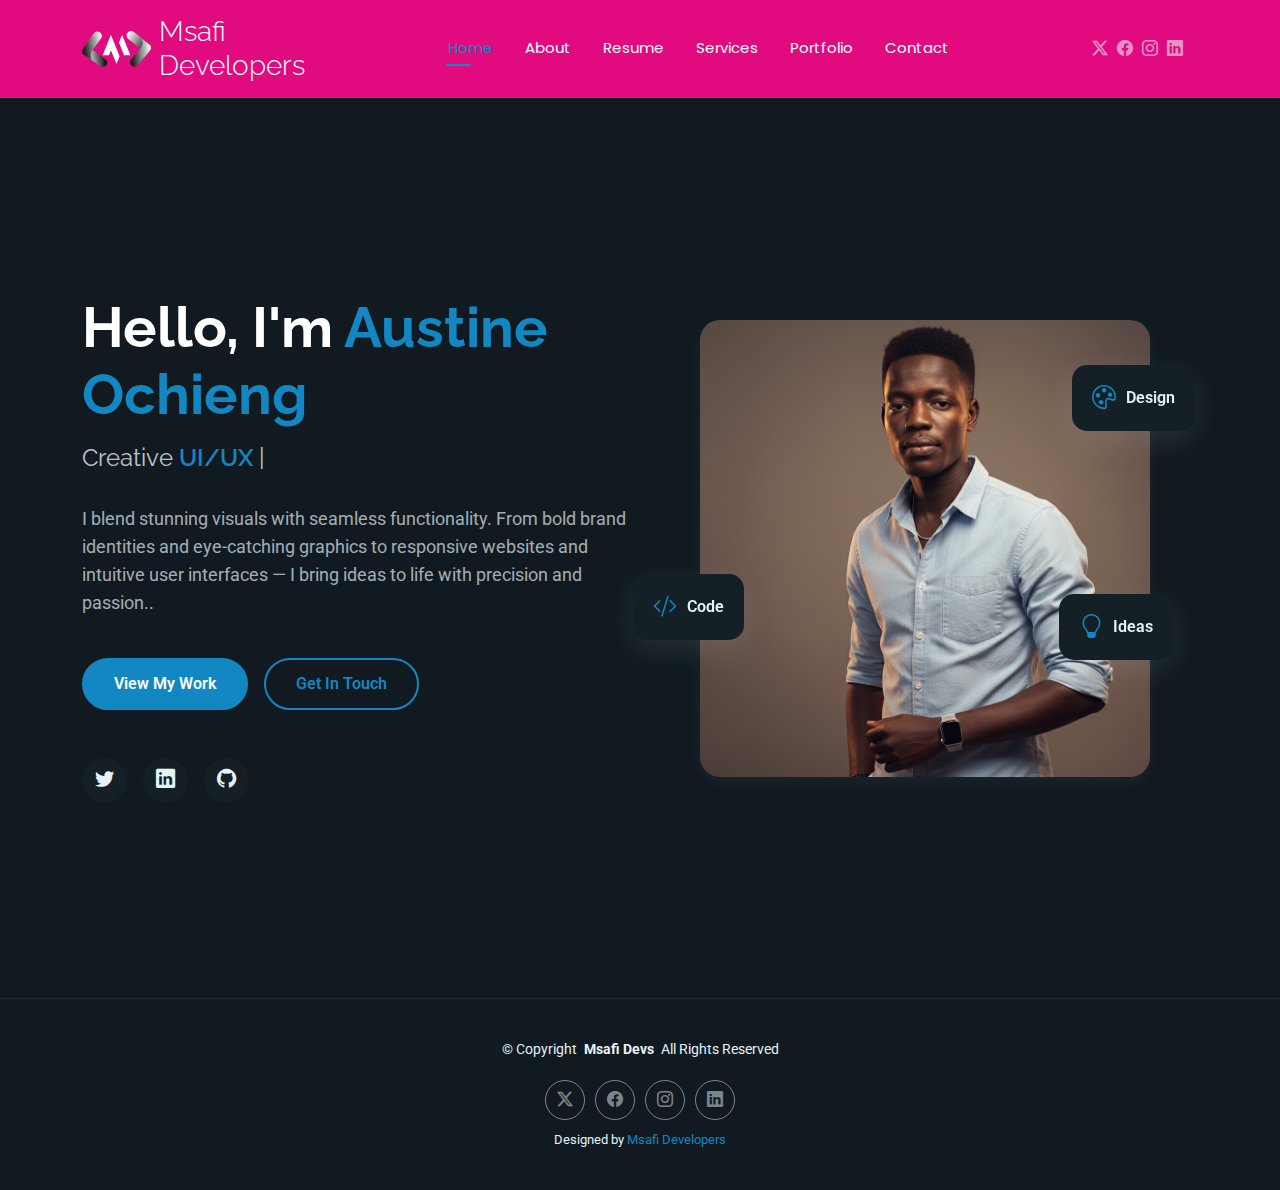
<file: index.html>
<!DOCTYPE html>
<html lang="en">

<head>
  <meta charset="utf-8">
  <meta content="width=device-width, initial-scale=1.0" name="viewport">
  <title>Home - Msafi devs</title>
  <meta name="description" content="">
  <meta name="keywords" content="">

  <!-- Favicons -->
  <link href="assets/img/favicon.svg" rel="icon">


  <!-- Fonts -->
  <link href="https://fonts.googleapis.com" rel="preconnect">
  <link href="https://fonts.gstatic.com" rel="preconnect" crossorigin>
  <link href="https://fonts.googleapis.com/css2?family=Roboto:ital,wght@0,100;0,300;0,400;0,500;0,700;0,900;1,100;1,300;1,400;1,500;1,700;1,900&family=Poppins:ital,wght@0,100;0,200;0,300;0,400;0,500;0,600;0,700;0,800;0,900;1,100;1,200;1,300;1,400;1,500;1,600;1,700;1,800;1,900&family=Raleway:ital,wght@0,100;0,200;0,300;0,400;0,500;0,600;0,700;0,800;0,900;1,100;1,200;1,300;1,400;1,500;1,600;1,700;1,800;1,900&display=swap" rel="stylesheet">

  <!-- Vendor CSS Files -->
  <link href="assets/vendor/bootstrap/css/bootstrap.min.css" rel="stylesheet">
  <link href="assets/vendor/bootstrap-icons/bootstrap-icons.css" rel="stylesheet">
  <link href="assets/vendor/aos/aos.css" rel="stylesheet">
  <link href="assets/vendor/swiper/swiper-bundle.min.css" rel="stylesheet">
  <link href="assets/vendor/glightbox/css/glightbox.min.css" rel="stylesheet">

  <!-- Main CSS File -->
  <link href="assets/css/main.css" rel="stylesheet">

</head>

<body class="index-page">

  <header id="header" class="header d-flex align-items-center light-background sticky-top">
    <div class="container position-relative d-flex align-items-center justify-content-between">

      <a href="index.html" class="logo d-flex align-items-center me-auto me-xl-0">
      <img src="assets/img/navbarlogo.svg" alt="">
      <h1 class="Msafi Graphics">Msafi Developers</h1>
    </a>
      <nav id="navmenu" class="navmenu">
        <ul>
          <li><a href="index.html" class="active">Home</a></li>
          <li><a href="about.html">About</a></li>
          <li><a href="resume.html">Resume</a></li>
          <li><a href="services.html">Services</a></li>
          <li><a href="portfolio.html">Portfolio</a></li>
<!--          <li class="dropdown"><a href="#"><span>Dropdown</span> <i class="bi bi-chevron-down toggle-dropdown"></i></a>-->
<!--            <ul>-->
<!--              <li><a href="#">Dropdown 1</a></li>-->
<!--              <li class="dropdown"><a href="#"><span>Deep Dropdown</span> <i class="bi bi-chevron-down toggle-dropdown"></i></a>-->
<!--                <ul>-->
<!--                  <li><a href="#">Deep Dropdown 1</a></li>-->
<!--                  <li><a href="#">Deep Dropdown 2</a></li>-->
<!--                  <li><a href="#">Deep Dropdown 3</a></li>-->
<!--                  <li><a href="#">Deep Dropdown 4</a></li>-->
<!--                  <li><a href="#">Deep Dropdown 5</a></li>-->
<!--                </ul>-->
<!--              </li>-->
<!--              <li><a href="#">Dropdown 2</a></li>-->
<!--              <li><a href="#">Dropdown 3</a></li>-->
<!--              <li><a href="#">Dropdown 4</a></li>-->
<!--            </ul>-->
<!--          </li>-->
          <li><a href="contact.html">Contact</a></li>
        </ul>
        <i class="mobile-nav-toggle d-xl-none bi bi-list"></i>
      </nav>

      <div class="header-social-links">
        <a href="https://x.com/Msafi_Graphics" class="twitter"><i class="bi bi-twitter-x"></i></a>
        <a href="https://www.facebook.com/austine.phox" class="facebook"><i class="bi bi-facebook"></i></a>
        <a href="https://www.instagram.com/msafi.graphics" class="instagram"><i class="bi bi-instagram"></i></a>
        <a href="https://www.linkedin.com/in/austine-ochieng" class="linkedin"><i class="bi bi-linkedin"></i></a>
      </div>

    </div>
  </header>

  <main class="main">

    <!-- Hero Section -->
    <section id="hero" class="hero section">

      <div class="container" data-aos="fade-up" data-aos-delay="100">

        <div class="row gy-4 align-items-center">
          <div class="col-lg-6 order-2 order-lg-1">
            <div class="hero-content">
              <h1 data-aos="fade-up" data-aos-delay="200">Hello, I'm <span class="highlight">Austine Ochieng</span></h1>
              <h2 data-aos="fade-up" data-aos-delay="300">Creative <span class="typed" data-typed-items="UI/UX Designer, Web Developer, Graphic Designer"></span></h2>
              <p data-aos="fade-up" data-aos-delay="400">I blend stunning visuals with seamless functionality. From bold brand identities
        and eye-catching graphics to responsive websites and intuitive user interfaces —
        I bring ideas to life with precision and passion..</p>
              <div class="hero-actions" data-aos="fade-up" data-aos-delay="500">
                <a href="portfolio.html" class="btn btn-primary">View My Work</a>
                <a href="contact.html" class="btn btn-outline">Get In Touch</a>
              </div>
              <div class="social-links" data-aos="fade-up" data-aos-delay="600">
                <a href="https://x.com/Msafi_Graphics"><i class="bi bi-twitter"></i></a>
                <a href="https://www.linkedin.com/in/austine-ochieng"><i class="bi bi-linkedin"></i></a>
                <a href="https://github.com/Msafidev"><i class="bi bi-github"></i></a>
              </div>
            </div>
          </div>
          <div class="col-lg-6 order-1 order-lg-2">
            <div class="hero-image" data-aos="zoom-in" data-aos-delay="300">
              <div class="image-wrapper">
                <img src="assets/img/profile/pic.png" alt="Sarah Mitchell" class="img-fluid">
                <div class="floating-elements">
                  <div class="floating-card design" data-aos="fade-left" data-aos-delay="700">
                    <i class="bi bi-palette"></i>
                    <span>Design</span>
                  </div>
                  <div class="floating-card code" data-aos="fade-right" data-aos-delay="800">
                    <i class="bi bi-code-slash"></i>
                    <span>Code</span>
                  </div>
                  <div class="floating-card creativity" data-aos="fade-up" data-aos-delay="900">
                    <i class="bi bi-lightbulb"></i>
                    <span>Ideas</span>
                  </div>
                </div>
              </div>
            </div>
          </div>
        </div>

      </div>

    </section><!-- /Hero Section -->

  </main>

  <footer id="footer" class="footer">

    <div class="container">
      <div class="copyright text-center ">
        <p>© <span>Copyright</span> <strong class="px-1 sitename">Msafi Devs</strong> <span>All Rights Reserved<br></span></p>
      </div>
      <div class="social-links d-flex justify-content-center">
         <a href="https://x.com/Msafi_Graphics" class="twitter"><i class="bi bi-twitter-x"></i></a>
        <a href="https://www.facebook.com/austine.phox" class="facebook"><i class="bi bi-facebook"></i></a>
        <a href="https://www.instagram.com/msafi.graphics" class="instagram"><i class="bi bi-instagram"></i></a>
        <a href="https://www.linkedin.com/in/austine-ochieng" class="linkedin"><i class="bi bi-linkedin"></i></a>
      </div>
      <div class="credits">
        <!-- All the links in the footer should remain intact. -->
        <!-- You can delete the links only if you've purchased the pro version. -->
        <!-- Licensing information: https://bootstrapmade.com/license/ -->
        <!-- Purchase the pro version with working PHP/AJAX contact form: [buy-url] -->
        Designed by <a href="index.html">Msafi Developers</a>
      </div>
    </div>

  </footer>

  <!-- Scroll Top -->
  <a href="#" id="scroll-top" class="scroll-top d-flex align-items-center justify-content-center"><i class="bi bi-arrow-up-short"></i></a>

  <!-- Preloader -->
  <div id="preloader"></div>

  <!-- Vendor JS Files -->
  <script src="assets/vendor/bootstrap/js/bootstrap.bundle.min.js"></script>
  <script src="assets/vendor/php-email-form/validate.js"></script>
  <script src="assets/vendor/aos/aos.js"></script>
  <script src="assets/vendor/typed.js/typed.umd.js"></script>
  <script src="assets/vendor/waypoints/noframework.waypoints.js"></script>
  <script src="assets/vendor/purecounter/purecounter_vanilla.js"></script>
  <script src="assets/vendor/swiper/swiper-bundle.min.js"></script>
  <script src="assets/vendor/imagesloaded/imagesloaded.pkgd.min.js"></script>
  <script src="assets/vendor/isotope-layout/isotope.pkgd.min.js"></script>
  <script src="assets/vendor/glightbox/js/glightbox.min.js"></script>

  <!-- Main JS File -->
  <script src="assets/js/main.js"></script>

</body>

</html>
</file>
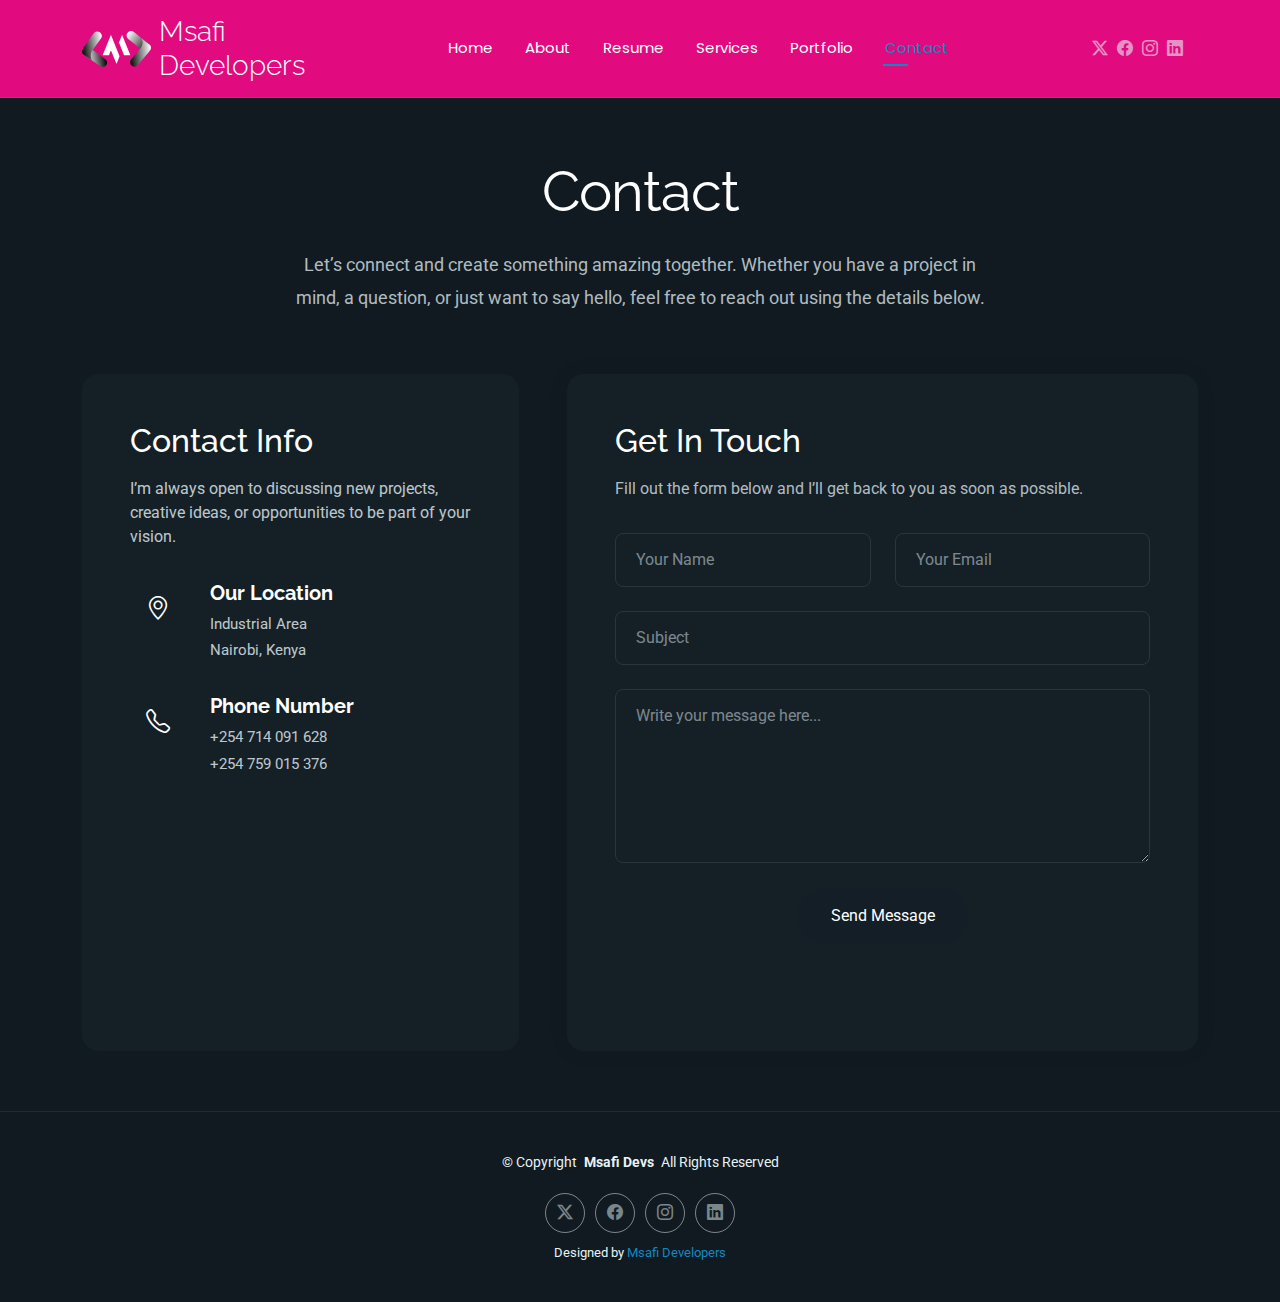
<file: contact.html>
<!DOCTYPE html>
<html lang="en">

<head>
  <meta charset="utf-8">
  <meta content="width=device-width, initial-scale=1.0" name="viewport">
  <title>Contact - Msafi Devs</title>
  <meta name="description" content="">
  <meta name="keywords" content="">

  <!-- Favicons -->
   <link href="assets/img/favicon.svg" rel="icon">

  <!-- Fonts -->
  <link href="https://fonts.googleapis.com" rel="preconnect">
  <link href="https://fonts.gstatic.com" rel="preconnect" crossorigin>
  <link href="https://fonts.googleapis.com/css2?family=Roboto:ital,wght@0,100;0,300;0,400;0,500;0,700;0,900;1,100;1,300;1,400;1,500;1,700;1,900&family=Poppins:ital,wght@0,100;0,200;0,300;0,400;0,500;0,600;0,700;0,800;0,900;1,100;1,200;1,300;1,400;1,500;1,600;1,700;1,800;1,900&family=Raleway:ital,wght@0,100;0,200;0,300;0,400;0,500;0,600;0,700;0,800;0,900;1,100;1,200;1,300;1,400;1,500;1,600;1,700;1,800;1,900&display=swap" rel="stylesheet">

  <!-- Vendor CSS Files -->
  <link href="assets/vendor/bootstrap/css/bootstrap.min.css" rel="stylesheet">
  <link href="assets/vendor/bootstrap-icons/bootstrap-icons.css" rel="stylesheet">
  <link href="assets/vendor/aos/aos.css" rel="stylesheet">
  <link href="assets/vendor/swiper/swiper-bundle.min.css" rel="stylesheet">
  <link href="assets/vendor/glightbox/css/glightbox.min.css" rel="stylesheet">

  <!-- Main CSS File -->
  <link href="assets/css/main.css" rel="stylesheet">

  <!-- =======================================================
  * Template Name: FolioOne
  * Template URL: https://bootstrapmade.com/folioone-bootstrap-portfolio-website-template/
  * Updated: Aug 23 2025 with Bootstrap v5.3.7
  * Author: BootstrapMade.com
  * License: https://bootstrapmade.com/license/
  ======================================================== -->
</head>

<body class="contact-page">

  <header id="header" class="header d-flex align-items-center light-background sticky-top">
    <div class="container position-relative d-flex align-items-center justify-content-between">

      <a href="index.html" class="logo d-flex align-items-center me-auto me-xl-0">
      <img src="assets/img/navbarlogo.svg" alt="">
      <h1 class="Msafi Graphics">Msafi Developers</h1>
    </a>

      <nav id="navmenu" class="navmenu">
        <ul>
          <li><a href="index.html">Home</a></li>
          <li><a href="about.html">About</a></li>
          <li><a href="resume.html">Resume</a></li>
          <li><a href="services.html">Services</a></li>
          <li><a href="portfolio.html">Portfolio</a></li>
<!--          <li class="dropdown"><a href="#"><span>Dropdown</span> <i class="bi bi-chevron-down toggle-dropdown"></i></a>-->
<!--            <ul>-->
<!--              <li><a href="#">Dropdown 1</a></li>-->
<!--              <li class="dropdown"><a href="#"><span>Deep Dropdown</span> <i class="bi bi-chevron-down toggle-dropdown"></i></a>-->
<!--                <ul>-->
<!--                  <li><a href="#">Deep Dropdown 1</a></li>-->
<!--                  <li><a href="#">Deep Dropdown 2</a></li>-->
<!--                  <li><a href="#">Deep Dropdown 3</a></li>-->
<!--                  <li><a href="#">Deep Dropdown 4</a></li>-->
<!--                  <li><a href="#">Deep Dropdown 5</a></li>-->
<!--                </ul>-->
<!--              </li>-->
<!--              <li><a href="#">Dropdown 2</a></li>-->
<!--              <li><a href="#">Dropdown 3</a></li>-->
<!--              <li><a href="#">Dropdown 4</a></li>-->
<!--            </ul>-->
<!--          </li>-->
          <li><a href="contact.html" class="active">Contact</a></li>
        </ul>
        <i class="mobile-nav-toggle d-xl-none bi bi-list"></i>
      </nav>

     <div class="header-social-links">
        <a href="https://x.com/Msafi_Graphics" class="twitter"><i class="bi bi-twitter-x"></i></a>
        <a href="https://www.facebook.com/austine.phox" class="facebook"><i class="bi bi-facebook"></i></a>
        <a href="https://www.instagram.com/msafi.graphics" class="instagram"><i class="bi bi-instagram"></i></a>
        <a href="https://www.linkedin.com/in/austine-ochieng" class="linkedin"><i class="bi bi-linkedin"></i></a>
      </div>

    </div>
  </header>

  <main class="main">

  <!-- Contact Section -->
  <section id="contact" class="contact section">

    <!-- Section Title -->
    <div class="container section-title" data-aos="fade-up">
      <h2>Contact</h2>
      <p>Let’s connect and create something amazing together. Whether you have a project in mind, a question, or just want to say hello, feel free to reach out using the details below.</p>
    </div><!-- End Section Title -->

    <div class="container" data-aos="fade-up" data-aos-delay="100">

      <div class="row g-4 g-lg-5">
        <!-- Contact Info -->
        <div class="col-lg-5">
          <div class="info-box" data-aos="fade-up" data-aos-delay="200">
            <h3>Contact Info</h3>
            <p>I’m always open to discussing new projects, creative ideas, or opportunities to be part of your vision.</p>

            <div class="info-item" data-aos="fade-up" data-aos-delay="300">
              <div class="icon-box">
                <i class="bi bi-geo-alt"></i>
              </div>
              <div class="content">
                <h4>Our Location</h4>
                <p>Industrial Area</p>
                <p>Nairobi, Kenya</p>
              </div>
            </div>

            <div class="info-item" data-aos="fade-up" data-aos-delay="400">
              <div class="icon-box">
                <i class="bi bi-telephone"></i>
              </div>
              <div class="content">
                <h4>Phone Number</h4>
                <p>+254 714 091 628</p>
                <p>+254 759 015 376</p>
              </div>
            </div>

            <div class="info-item" data-aos="fade-up" data-aos-delay="500">
              <div class="icon-box">
                <i class="bi bi-envelope"></i>
              </div>
              <div class="content">
                <h4>Email Address</h4>
                <p>msafigraphics047@gmail.com</p>
                <p>msafidevs@gmail.com</p>
              </div>
            </div>

            <div class="info-item" data-aos="fade-up" data-aos-delay="600">
              <div class="icon-box">
                <i class="bi bi-clock"></i>
              </div>
              <div class="content">
                <h4>Business Hours</h4>
                <p>Mon - Fri: 9:00 AM - 6:00 PM</p>
                <p>Sat: 9:00 AM - 2:00 PM</p>
              </div>
            </div>

          </div>
        </div><!-- End Contact Info -->

        <!-- Contact Form -->
        <div class="col-lg-7">
          <div class="contact-form" data-aos="fade-up" data-aos-delay="300">
            <h3>Get In Touch</h3>
            <p>Fill out the form below and I’ll get back to you as soon as possible.</p>

            <form action="forms/contact.php" method="post" class="php-email-form" data-aos="fade-up" data-aos-delay="200">
              <div class="row gy-4">

                <div class="col-md-6">
                  <input type="text" name="name" class="form-control" placeholder="Your Name" required="">
                </div>

                <div class="col-md-6 ">
                  <input type="email" class="form-control" name="email" placeholder="Your Email" required="">
                </div>

                <div class="col-12">
                  <input type="text" class="form-control" name="subject" placeholder="Subject" required="">
                </div>

                <div class="col-12">
                  <textarea class="form-control" name="message" rows="6" placeholder="Write your message here..." required=""></textarea>
                </div>

                <div class="col-12 text-center">
                  <div class="loading">Loading</div>
                  <div class="error-message"></div>
                  <div class="sent-message">Your message has been sent. Thank you!</div>

                  <button type="submit" class="btn">Send Message</button>
                </div>

              </div>
            </form>

          </div>
        </div><!-- End Contact Form -->

      </div>

    </div>

  </section><!-- /Contact Section -->

</main>


  <footer id="footer" class="footer">

    <div class="container">
      <div class="copyright text-center ">
        <p>© <span>Copyright</span> <strong class="px-1 sitename">Msafi Devs</strong> <span>All Rights Reserved<br></span></p>
      </div>
      <div class="social-links d-flex justify-content-center">
         <a href="https://x.com/Msafi_Graphics" class="twitter"><i class="bi bi-twitter-x"></i></a>
        <a href="https://www.facebook.com/austine.phox" class="facebook"><i class="bi bi-facebook"></i></a>
        <a href="https://www.instagram.com/msafi.graphics" class="instagram"><i class="bi bi-instagram"></i></a>
        <a href="https://www.linkedin.com/in/austine-ochieng" class="linkedin"><i class="bi bi-linkedin"></i></a>
      </div>
      <div class="credits">
        <!-- All the links in the footer should remain intact. -->
        <!-- You can delete the links only if you've purchased the pro version. -->
        <!-- Licensing information: https://bootstrapmade.com/license/ -->
        <!-- Purchase the pro version with working PHP/AJAX contact form: [buy-url] -->
         Designed by <a href="index.html">Msafi Developers</a>
      </div>
    </div>

  </footer>

  <!-- Scroll Top -->
  <a href="#" id="scroll-top" class="scroll-top d-flex align-items-center justify-content-center"><i class="bi bi-arrow-up-short"></i></a>

  <!-- Preloader -->
  <div id="preloader"></div>

  <!-- Vendor JS Files -->
  <script src="assets/vendor/bootstrap/js/bootstrap.bundle.min.js"></script>
  <script src="assets/vendor/php-email-form/validate.js"></script>
  <script src="assets/vendor/aos/aos.js"></script>
  <script src="assets/vendor/typed.js/typed.umd.js"></script>
  <script src="assets/vendor/waypoints/noframework.waypoints.js"></script>
  <script src="assets/vendor/purecounter/purecounter_vanilla.js"></script>
  <script src="assets/vendor/swiper/swiper-bundle.min.js"></script>
  <script src="assets/vendor/imagesloaded/imagesloaded.pkgd.min.js"></script>
  <script src="assets/vendor/isotope-layout/isotope.pkgd.min.js"></script>
  <script src="assets/vendor/glightbox/js/glightbox.min.js"></script>

  <!-- Main JS File -->
  <script src="assets/js/main.js"></script>

</body>

</html>
</file>
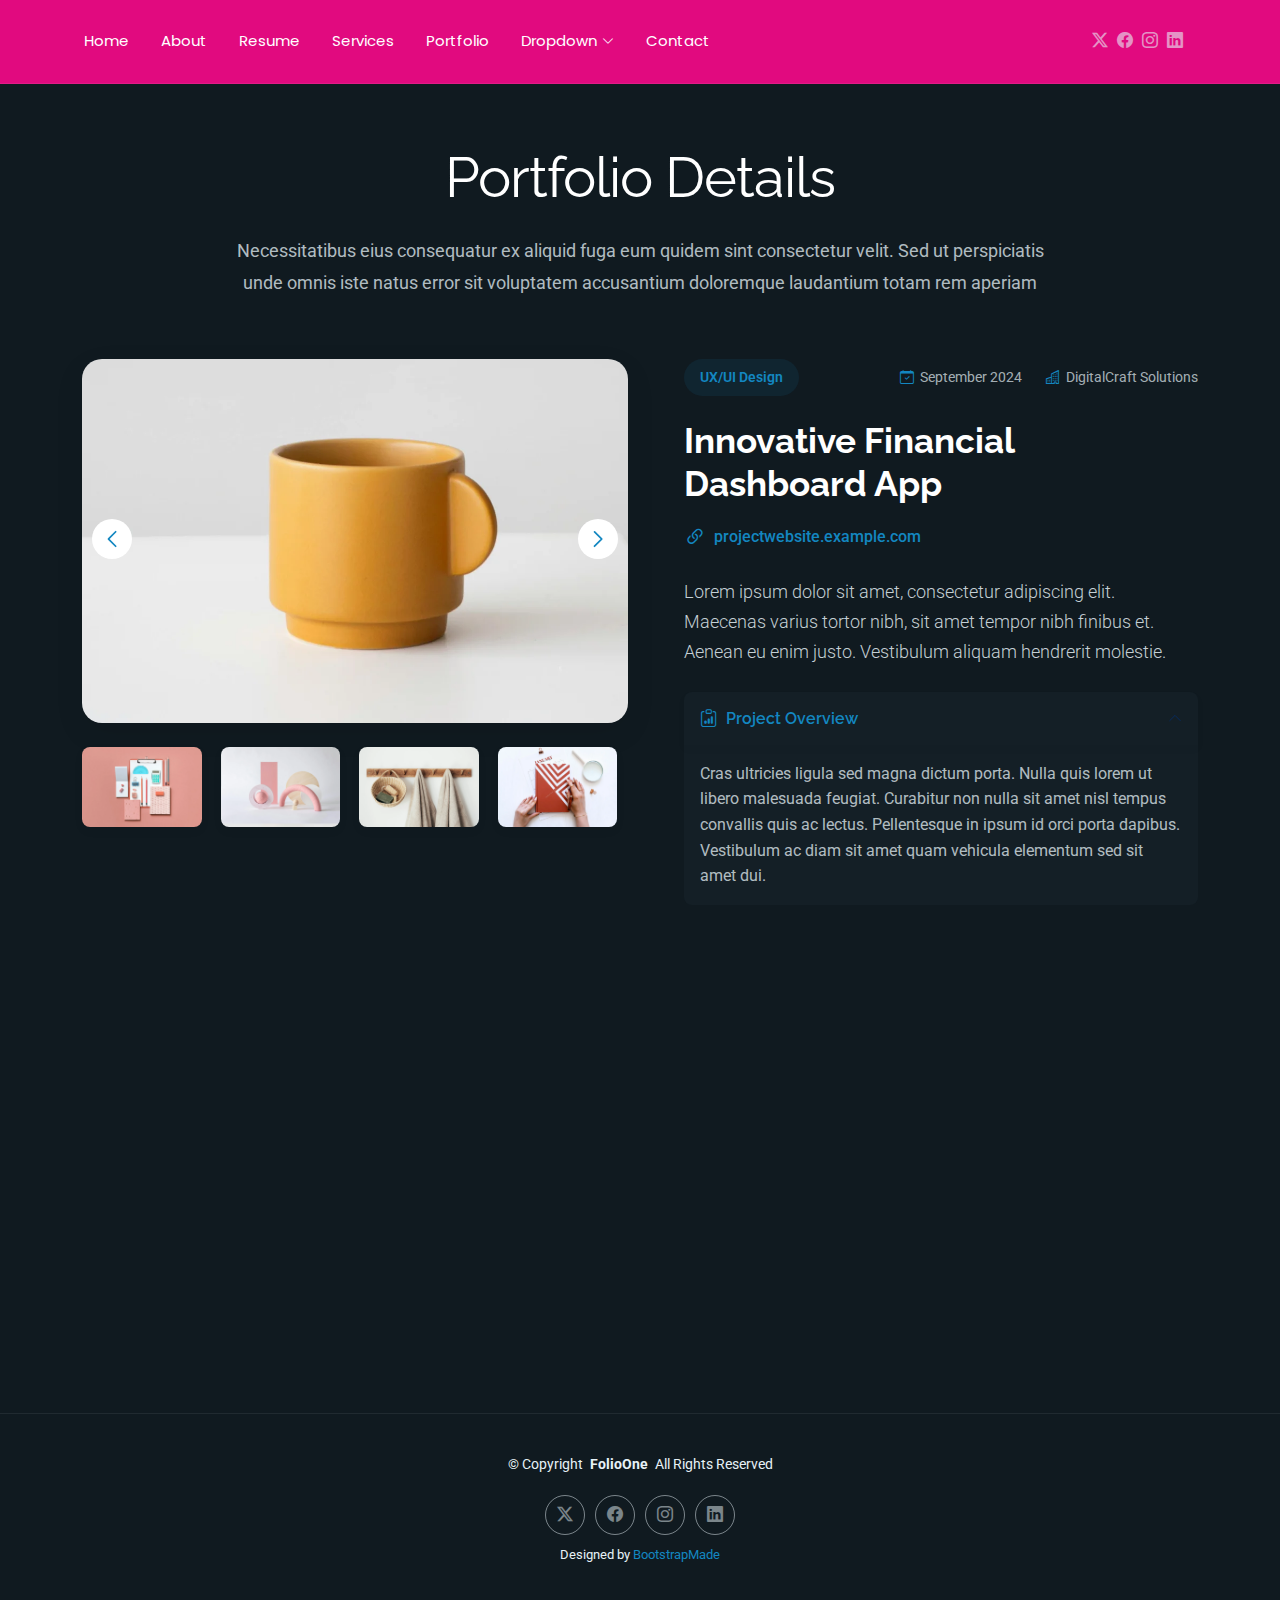
<file: portfolio-details.html>
<!DOCTYPE html>
<html lang="en">

<head>
  <meta charset="utf-8">
  <meta content="width=device-width, initial-scale=1.0" name="viewport">
  <title>Portfolio Details - FolioOne Bootstrap Template</title>
  <meta name="description" content="">
  <meta name="keywords" content="">

  <!-- Favicons -->
  <link href="assets/img/favicon.png" rel="icon">
  <link href="assets/img/apple-touch-icon.png" rel="apple-touch-icon">

  <!-- Fonts -->
  <link href="https://fonts.googleapis.com" rel="preconnect">
  <link href="https://fonts.gstatic.com" rel="preconnect" crossorigin>
  <link href="https://fonts.googleapis.com/css2?family=Roboto:ital,wght@0,100;0,300;0,400;0,500;0,700;0,900;1,100;1,300;1,400;1,500;1,700;1,900&family=Poppins:ital,wght@0,100;0,200;0,300;0,400;0,500;0,600;0,700;0,800;0,900;1,100;1,200;1,300;1,400;1,500;1,600;1,700;1,800;1,900&family=Raleway:ital,wght@0,100;0,200;0,300;0,400;0,500;0,600;0,700;0,800;0,900;1,100;1,200;1,300;1,400;1,500;1,600;1,700;1,800;1,900&display=swap" rel="stylesheet">

  <!-- Vendor CSS Files -->
  <link href="assets/vendor/bootstrap/css/bootstrap.min.css" rel="stylesheet">
  <link href="assets/vendor/bootstrap-icons/bootstrap-icons.css" rel="stylesheet">
  <link href="assets/vendor/aos/aos.css" rel="stylesheet">
  <link href="assets/vendor/swiper/swiper-bundle.min.css" rel="stylesheet">
  <link href="assets/vendor/glightbox/css/glightbox.min.css" rel="stylesheet">

  <!-- Main CSS File -->
  <link href="assets/css/main.css" rel="stylesheet">

  <!-- =======================================================
  * Template Name: FolioOne
  * Template URL: https://bootstrapmade.com/folioone-bootstrap-portfolio-website-template/
  * Updated: Aug 23 2025 with Bootstrap v5.3.7
  * Author: BootstrapMade.com
  * License: https://bootstrapmade.com/license/
  ======================================================== -->
</head>

<body class="portfolio-details-page">

  <header id="header" class="header d-flex align-items-center light-background sticky-top">
    <div class="container position-relative d-flex align-items-center justify-content-between">

      <!-- <a href="index.html" class="logo d-flex align-items-center me-auto me-xl-0">
      <img src="assets/img/logo.webp" alt="">
      <h1 class="sitename">FolioOne</h1> 
    </a> -->

      <nav id="navmenu" class="navmenu">
        <ul>
          <li><a href="index.html">Home</a></li>
          <li><a href="about.html">About</a></li>
          <li><a href="resume.html">Resume</a></li>
          <li><a href="services.html">Services</a></li>
          <li><a href="portfolio.html">Portfolio</a></li>
          <li class="dropdown"><a href="#"><span>Dropdown</span> <i class="bi bi-chevron-down toggle-dropdown"></i></a>
            <ul>
              <li><a href="#">Dropdown 1</a></li>
              <li class="dropdown"><a href="#"><span>Deep Dropdown</span> <i class="bi bi-chevron-down toggle-dropdown"></i></a>
                <ul>
                  <li><a href="#">Deep Dropdown 1</a></li>
                  <li><a href="#">Deep Dropdown 2</a></li>
                  <li><a href="#">Deep Dropdown 3</a></li>
                  <li><a href="#">Deep Dropdown 4</a></li>
                  <li><a href="#">Deep Dropdown 5</a></li>
                </ul>
              </li>
              <li><a href="#">Dropdown 2</a></li>
              <li><a href="#">Dropdown 3</a></li>
              <li><a href="#">Dropdown 4</a></li>
            </ul>
          </li>
          <li><a href="contact.html">Contact</a></li>
        </ul>
        <i class="mobile-nav-toggle d-xl-none bi bi-list"></i>
      </nav>

      <div class="header-social-links">
        <a href="#" class="twitter"><i class="bi bi-twitter-x"></i></a>
        <a href="#" class="facebook"><i class="bi bi-facebook"></i></a>
        <a href="#" class="instagram"><i class="bi bi-instagram"></i></a>
        <a href="#" class="linkedin"><i class="bi bi-linkedin"></i></a>
      </div>

    </div>
  </header>

  <main class="main">

    <!-- Portfolio Details Section -->
    <section id="portfolio-details" class="portfolio-details section">

      <!-- Section Title -->
      <div class="container section-title" data-aos="fade-up">
        <h2>Portfolio Details</h2>
        <p>Necessitatibus eius consequatur ex aliquid fuga eum quidem sint consectetur velit. Sed ut perspiciatis unde omnis iste natus error sit voluptatem accusantium doloremque laudantium totam rem aperiam</p>
      </div><!-- End Section Title -->

      <div class="container" data-aos="fade-up" data-aos-delay="100">

        <div class="row gy-4">
          <div class="col-lg-6" data-aos="fade-right">
            <div class="portfolio-details-media">
              <div class="main-image">
                <div class="portfolio-details-slider swiper init-swiper" data-aos="zoom-in">
                  <script type="application/json" class="swiper-config">
                    {
                      "loop": true,
                      "speed": 1000,
                      "autoplay": {
                        "delay": 6000
                      },
                      "effect": "creative",
                      "creativeEffect": {
                        "prev": {
                          "shadow": true,
                          "translate": [0, 0, -400]
                        },
                        "next": {
                          "translate": ["100%", 0, 0]
                        }
                      },
                      "slidesPerView": 1,
                      "navigation": {
                        "nextEl": ".swiper-button-next",
                        "prevEl": ".swiper-button-prev"
                      }
                    }
                  </script>
                  <div class="swiper-wrapper">
                    <div class="swiper-slide">
                      <img src="assets/img/portfolio/portfolio-5.webp" alt="Portfolio Image" class="img-fluid">
                    </div>
                    <div class="swiper-slide">
                      <img src="assets/img/portfolio/portfolio-7.webp" alt="Portfolio Image" class="img-fluid">
                    </div>
                    <div class="swiper-slide">
                      <img src="assets/img/portfolio/portfolio-8.webp" alt="Portfolio Image" class="img-fluid">
                    </div>
                  </div>
                  <div class="swiper-button-prev"></div>
                  <div class="swiper-button-next"></div>
                </div>
              </div>

              <div class="thumbnail-grid" data-aos="fade-up" data-aos-delay="200">
                <div class="row g-2 mt-3">
                  <div class="col-3">
                    <img src="assets/img/portfolio/portfolio-4.webp" alt="Gallery Image" class="img-fluid glightbox">
                  </div>
                  <div class="col-3">
                    <img src="assets/img/portfolio/portfolio-6.webp" alt="Gallery Image" class="img-fluid glightbox">
                  </div>
                  <div class="col-3">
                    <img src="assets/img/portfolio/portfolio-11.webp" alt="Gallery Image" class="img-fluid glightbox">
                  </div>
                  <div class="col-3">
                    <img src="assets/img/portfolio/portfolio-12.webp" alt="Gallery Image" class="img-fluid glightbox">
                  </div>
                </div>
              </div>

              <div class="tech-stack-badges" data-aos="fade-up" data-aos-delay="300">
                <span>Angular</span>
                <span>Express.js</span>
                <span>PostgreSQL</span>
                <span>GraphQL</span>
                <span>Firebase</span>
              </div>
            </div>
          </div>

          <div class="col-lg-6" data-aos="fade-left">
            <div class="portfolio-details-content">
              <div class="project-meta">
                <div class="badge-wrapper">
                  <span class="project-badge">UX/UI Design</span>
                </div>
                <div class="date-client">
                  <div class="meta-item">
                    <i class="bi bi-calendar-check"></i>
                    <span>September 2024</span>
                  </div>
                  <div class="meta-item">
                    <i class="bi bi-buildings"></i>
                    <span>DigitalCraft Solutions</span>
                  </div>
                </div>
              </div>

              <h2 class="project-title">Innovative Financial Dashboard App</h2>

              <div class="project-website">
                <i class="bi bi-link-45deg"></i>
                <a href="#" target="_blank">projectwebsite.example.com</a>
              </div>

              <div class="project-overview">
                <p class="lead">
                  Lorem ipsum dolor sit amet, consectetur adipiscing elit. Maecenas varius tortor nibh, sit amet tempor nibh finibus et. Aenean eu enim justo. Vestibulum aliquam hendrerit molestie.
                </p>

                <div class="accordion project-accordion" id="portfolio-details-projectAccordion">
                  <div class="accordion-item" data-aos="fade-up">
                    <h2 class="accordion-header">
                      <button class="accordion-button" type="button" data-bs-toggle="collapse" data-bs-target="#portfolio-details-collapse-1" aria-expanded="true" aria-controls="collapseOne">
                        <i class="bi bi-clipboard-data me-2"></i> Project Overview
                      </button>
                    </h2>
                    <div id="portfolio-details-collapse-1" class="accordion-collapse collapse show" data-bs-parent="#portfolio-details-projectAccordion">
                      <div class="accordion-body">
                        <p>Cras ultricies ligula sed magna dictum porta. Nulla quis lorem ut libero malesuada feugiat. Curabitur non nulla sit amet nisl tempus convallis quis ac lectus. Pellentesque in ipsum id orci porta dapibus. Vestibulum ac diam sit amet quam vehicula elementum sed sit amet dui.</p>
                      </div>
                    </div>
                  </div>

                  <div class="accordion-item" data-aos="fade-up" data-aos-delay="100">
                    <h2 class="accordion-header">
                      <button class="accordion-button collapsed" type="button" data-bs-toggle="collapse" data-bs-target="#portfolio-details-collapse-2" aria-expanded="false" aria-controls="collapseTwo">
                        <i class="bi bi-exclamation-diamond me-2"></i> The Challenge
                      </button>
                    </h2>
                    <div id="portfolio-details-collapse-2" class="accordion-collapse collapse" data-bs-parent="#portfolio-details-projectAccordion">
                      <div class="accordion-body">
                        <p>Mauris blandit aliquet elit, eget tincidunt nibh pulvinar a. Vivamus suscipit tortor eget felis porttitor volutpat. Curabitur aliquet quam id dui posuere blandit. Praesent sapien massa, convallis a pellentesque nec, egestas non nisi. Sed porttitor lectus nibh.</p>
                      </div>
                    </div>
                  </div>

                  <div class="accordion-item" data-aos="fade-up" data-aos-delay="200">
                    <h2 class="accordion-header">
                      <button class="accordion-button collapsed" type="button" data-bs-toggle="collapse" data-bs-target="#portfolio-details-collapse-3" aria-expanded="false" aria-controls="collapseThree">
                        <i class="bi bi-award me-2"></i> The Solution
                      </button>
                    </h2>
                    <div id="portfolio-details-collapse-3" class="accordion-collapse collapse" data-bs-parent="#portfolio-details-projectAccordion">
                      <div class="accordion-body">
                        <p>Donec sollicitudin molestie malesuada. Curabitur arcu erat, accumsan id imperdiet et, porttitor at sem. Vestibulum ante ipsum primis in faucibus orci luctus et ultrices posuere cubilia Curae; Donec velit neque, auctor sit amet aliquam vel, ullamcorper sit amet ligula.</p>
                      </div>
                    </div>
                  </div>
                </div>
              </div>

              <div class="project-features" data-aos="fade-up" data-aos-delay="300">
                <h3><i class="bi bi-stars"></i> Key Features</h3>
                <div class="row g-3">
                  <div class="col-md-6">
                    <ul class="feature-list">
                      <li><i class="bi bi-check2-circle"></i> Real-time Data Visualization</li>
                      <li><i class="bi bi-check2-circle"></i> User Role Management</li>
                      <li><i class="bi bi-check2-circle"></i> Secure Authentication</li>
                    </ul>
                  </div>
                  <div class="col-md-6">
                    <ul class="feature-list">
                      <li><i class="bi bi-check2-circle"></i> Customizable Dashboards</li>
                      <li><i class="bi bi-check2-circle"></i> Data Export Options</li>
                      <li><i class="bi bi-check2-circle"></i> Multi-device Support</li>
                    </ul>
                  </div>
                </div>
              </div>

              <div class="cta-buttons" data-aos="fade-up" data-aos-delay="400">
                <a href="#" class="btn-view-project">View Live Project</a>
                <a href="#" class="btn-next-project">Next Project <i class="bi bi-arrow-right"></i></a>
              </div>
            </div>
          </div>
        </div>

      </div>

    </section><!-- /Portfolio Details Section -->

  </main>

  <footer id="footer" class="footer">

    <div class="container">
      <div class="copyright text-center ">
        <p>© <span>Copyright</span> <strong class="px-1 sitename">FolioOne</strong> <span>All Rights Reserved<br></span></p>
      </div>
      <div class="social-links d-flex justify-content-center">
        <a href=""><i class="bi bi-twitter-x"></i></a>
        <a href=""><i class="bi bi-facebook"></i></a>
        <a href=""><i class="bi bi-instagram"></i></a>
        <a href=""><i class="bi bi-linkedin"></i></a>
      </div>
      <div class="credits">
        <!-- All the links in the footer should remain intact. -->
        <!-- You can delete the links only if you've purchased the pro version. -->
        <!-- Licensing information: https://bootstrapmade.com/license/ -->
        <!-- Purchase the pro version with working PHP/AJAX contact form: [buy-url] -->
        Designed by <a href="https://bootstrapmade.com/">BootstrapMade</a>
      </div>
    </div>

  </footer>

  <!-- Scroll Top -->
  <a href="#" id="scroll-top" class="scroll-top d-flex align-items-center justify-content-center"><i class="bi bi-arrow-up-short"></i></a>

  <!-- Preloader -->
  <div id="preloader"></div>

  <!-- Vendor JS Files -->
  <script src="assets/vendor/bootstrap/js/bootstrap.bundle.min.js"></script>
  <script src="assets/vendor/php-email-form/validate.js"></script>
  <script src="assets/vendor/aos/aos.js"></script>
  <script src="assets/vendor/typed.js/typed.umd.js"></script>
  <script src="assets/vendor/waypoints/noframework.waypoints.js"></script>
  <script src="assets/vendor/purecounter/purecounter_vanilla.js"></script>
  <script src="assets/vendor/swiper/swiper-bundle.min.js"></script>
  <script src="assets/vendor/imagesloaded/imagesloaded.pkgd.min.js"></script>
  <script src="assets/vendor/isotope-layout/isotope.pkgd.min.js"></script>
  <script src="assets/vendor/glightbox/js/glightbox.min.js"></script>

  <!-- Main JS File -->
  <script src="assets/js/main.js"></script>

</body>

</html>
</file>
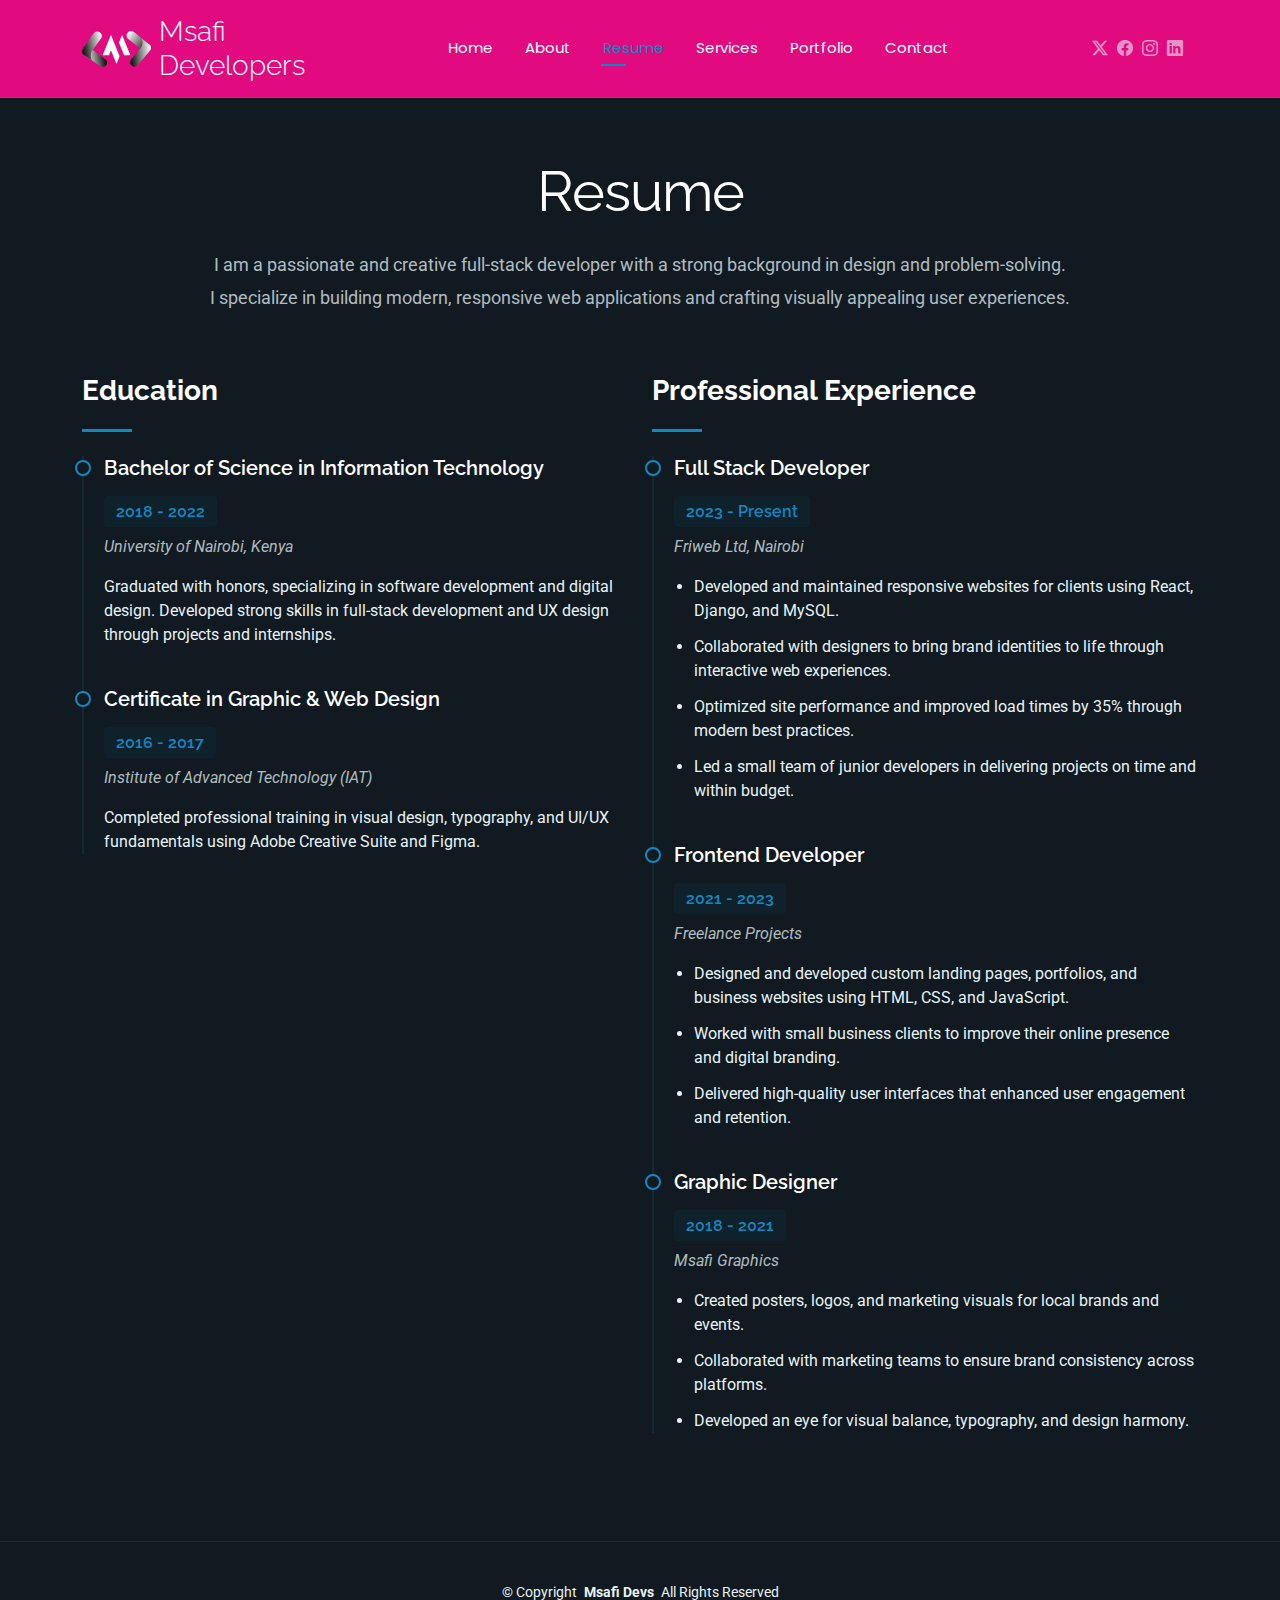
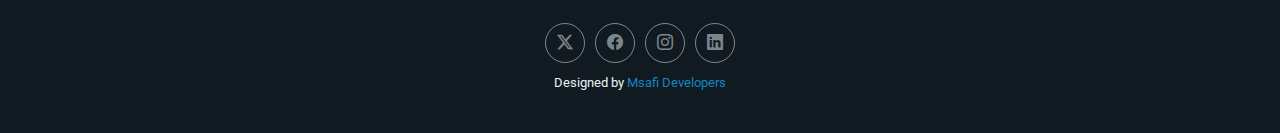
<file: resume.html>
<!DOCTYPE html>
<html lang="en">

<head>
  <meta charset="utf-8">
  <meta content="width=device-width, initial-scale=1.0" name="viewport">
  <title>Resume - Msafi Devs</title>
  <meta name="description" content="">
  <meta name="keywords" content="">

  <!-- Favicons -->
   <link href="assets/img/favicon.svg" rel="icon">
  <!-- Fonts -->
  <link href="https://fonts.googleapis.com" rel="preconnect">
  <link href="https://fonts.gstatic.com" rel="preconnect" crossorigin>
  <link href="https://fonts.googleapis.com/css2?family=Roboto:ital,wght@0,100;0,300;0,400;0,500;0,700;0,900;1,100;1,300;1,400;1,500;1,700;1,900&family=Poppins:ital,wght@0,100;0,200;0,300;0,400;0,500;0,600;0,700;0,800;0,900;1,100;1,200;1,300;1,400;1,500;1,600;1,700;1,800;1,900&family=Raleway:ital,wght@0,100;0,200;0,300;0,400;0,500;0,600;0,700;0,800;0,900;1,100;1,200;1,300;1,400;1,500;1,600;1,700;1,800;1,900&display=swap" rel="stylesheet">

  <!-- Vendor CSS Files -->
  <link href="assets/vendor/bootstrap/css/bootstrap.min.css" rel="stylesheet">
  <link href="assets/vendor/bootstrap-icons/bootstrap-icons.css" rel="stylesheet">
  <link href="assets/vendor/aos/aos.css" rel="stylesheet">
  <link href="assets/vendor/swiper/swiper-bundle.min.css" rel="stylesheet">
  <link href="assets/vendor/glightbox/css/glightbox.min.css" rel="stylesheet">

  <!-- Main CSS File -->
  <link href="assets/css/main.css" rel="stylesheet">

  <!-- =======================================================
  * Template Name: FolioOne
  * Template URL: https://bootstrapmade.com/folioone-bootstrap-portfolio-website-template/
  * Updated: Aug 23 2025 with Bootstrap v5.3.7
  * Author: BootstrapMade.com
  * License: https://bootstrapmade.com/license/
  ======================================================== -->
</head>

<body class="resume-page">

  <header id="header" class="header d-flex align-items-center light-background sticky-top">
    <div class="container position-relative d-flex align-items-center justify-content-between">

     <a href="index.html" class="logo d-flex align-items-center me-auto me-xl-0">
      <img src="assets/img/navbarlogo.svg" alt="">
      <h1 class="Msafi Graphics">Msafi Developers</h1>
    </a>

      <nav id="navmenu" class="navmenu">
        <ul>
          <li><a href="index.html">Home</a></li>
          <li><a href="about.html">About</a></li>
          <li><a href="resume.html" class="active">Resume</a></li>
          <li><a href="services.html">Services</a></li>
          <li><a href="portfolio.html">Portfolio</a></li>
<!--          <li class="dropdown"><a href="#"><span>Dropdown</span> <i class="bi bi-chevron-down toggle-dropdown"></i></a>-->
<!--&lt;!&ndash;            <ul>&ndash;&gt;-->
<!--&lt;!&ndash;              <li><a href="#">Dropdown 1</a></li>&ndash;&gt;-->
<!--              <li class="dropdown"><a href="#"><span>Deep Dropdown</span> <i class="bi bi-chevron-down toggle-dropdown"></i></a>-->
<!--                <ul>-->
<!--                  <li><a href="#">Deep Dropdown 1</a></li>-->
<!--                  <li><a href="#">Deep Dropdown 2</a></li>-->
<!--                  <li><a href="#">Deep Dropdown 3</a></li>-->
<!--                  <li><a href="#">Deep Dropdown 4</a></li>-->
<!--                  <li><a href="#">Deep Dropdown 5</a></li>-->
<!--                </ul>-->
<!--              </li>-->
<!--              <li><a href="#">Dropdown 2</a></li>-->
<!--              <li><a href="#">Dropdown 3</a></li>-->
<!--              <li><a href="#">Dropdown 4</a></li>-->
<!--            </ul>-->
<!--          </li>-->
          <li><a href="contact.html">Contact</a></li>
        </ul>
        <i class="mobile-nav-toggle d-xl-none bi bi-list"></i>
      </nav>

      <div class="header-social-links">
        <a href="https://x.com/Msafi_Graphics" class="twitter"><i class="bi bi-twitter-x"></i></a>
        <a href="https://www.facebook.com/austine.phox" class="facebook"><i class="bi bi-facebook"></i></a>
        <a href="https://www.instagram.com/msafi.graphics" class="instagram"><i class="bi bi-instagram"></i></a>
        <a href="https://www.linkedin.com/in/austine-ochieng" class="linkedin"><i class="bi bi-linkedin"></i></a>
      </div>

    </div>
  </header>

  <main class="main">

    <!-- Resume Section -->
<section id="resume" class="resume">

  <div class="container section-title" data-aos="fade-up">
    <h2>Resume</h2>
    <p>I am a passionate and creative full-stack developer with a strong background in design and problem-solving. I specialize in building modern, responsive web applications and crafting visually appealing user experiences.</p>
  </div><!-- End Section Title -->

  <div class="container" data-aos="fade-up" data-aos-delay="100">

    <div class="row">
      <div class="col-lg-6">

        <!-- Education Section -->
        <div class="resume-item" data-aos="fade-up">
          <h3 class="resume-title">Education</h3>

          <div class="resume-content">
            <article class="education-item">
              <h4>Bachelor of Science in Information Technology</h4>
              <h5>2018 - 2022</h5>
              <p class="institution"><em>University of Nairobi, Kenya</em></p>
              <p>Graduated with honors, specializing in software development and digital design. Developed strong skills in full-stack development and UX design through projects and internships.</p>
            </article>

            <article class="education-item">
              <h4>Certificate in Graphic & Web Design</h4>
              <h5>2016 - 2017</h5>
              <p class="institution"><em>Institute of Advanced Technology (IAT)</em></p>
              <p>Completed professional training in visual design, typography, and UI/UX fundamentals using Adobe Creative Suite and Figma.</p>
            </article>
          </div>
        </div><!-- End Education Section -->

        <!-- Professional Skills Section -->
        <div class="resume-item skills-animation" data-aos="fade-up">
          <h3 class="resume-title">Professional Skills</h3>

          <div class="resume-content">
            <div class="skill-item">
              <h4>Frontend Development</h4>
              <div class="progress">
                <div class="progress-bar" role="progressbar" aria-valuenow="95" aria-valuemin="0" aria-valuemax="100"></div>
              </div>
            </div>

            <div class="skill-item">
              <h4>Backend Development</h4>
              <div class="progress">
                <div class="progress-bar" role="progressbar" aria-valuenow="85" aria-valuemin="0" aria-valuemax="100"></div>
              </div>
            </div>

            <div class="skill-item">
              <h4>UI/UX Design</h4>
              <div class="progress">
                <div class="progress-bar" role="progressbar" aria-valuenow="90" aria-valuemin="0" aria-valuemax="100"></div>
              </div>
            </div>

            <div class="skill-item">
              <h4>Project Management</h4>
              <div class="progress">
                <div class="progress-bar" role="progressbar" aria-valuenow="80" aria-valuemin="0" aria-valuemax="100"></div>
              </div>
            </div>
          </div>
        </div><!-- End Professional Skills Section -->
      </div>

      <div class="col-lg-6">
        <!-- Experience Section -->
        <div class="resume-item" data-aos="fade-up" data-aos-delay="100">
          <h3 class="resume-title">Professional Experience</h3>

          <div class="resume-content">
            <article class="experience-item">
              <h4>Full Stack Developer</h4>
              <h5>2023 - Present</h5>
              <p class="company"><em>Friweb Ltd, Nairobi</em></p>
              <ul>
                <li>Developed and maintained responsive websites for clients using React, Django, and MySQL.</li>
                <li>Collaborated with designers to bring brand identities to life through interactive web experiences.</li>
                <li>Optimized site performance and improved load times by 35% through modern best practices.</li>
                <li>Led a small team of junior developers in delivering projects on time and within budget.</li>
              </ul>
            </article>

            <article class="experience-item">
              <h4>Frontend Developer</h4>
              <h5>2021 - 2023</h5>
              <p class="company"><em>Freelance Projects</em></p>
              <ul>
                <li>Designed and developed custom landing pages, portfolios, and business websites using HTML, CSS, and JavaScript.</li>
                <li>Worked with small business clients to improve their online presence and digital branding.</li>
                <li>Delivered high-quality user interfaces that enhanced user engagement and retention.</li>
              </ul>
            </article>

            <article class="experience-item">
              <h4>Graphic Designer</h4>
              <h5>2018 - 2021</h5>
              <p class="company"><em>Msafi Graphics</em></p>
              <ul>
                <li>Created posters, logos, and marketing visuals for local brands and events.</li>
                <li>Collaborated with marketing teams to ensure brand consistency across platforms.</li>
                <li>Developed an eye for visual balance, typography, and design harmony.</li>
              </ul>
            </article>
          </div>
        </div><!-- End Experience Section -->
      </div>
    </div>
  </div>
</section>
<!-- ======= End Resume Section ======= -->


      </div>

    </section><!-- /Resume Section -->

  </main>

  <footer id="footer" class="footer">

    <div class="container">
      <div class="copyright text-center ">
        <p>© <span>Copyright</span> <strong class="px-1 sitename">Msafi Devs</strong> <span>All Rights Reserved<br></span></p>
      </div>
      <div class="social-links d-flex justify-content-center">
         <a href="https://x.com/Msafi_Graphics" class="twitter"><i class="bi bi-twitter-x"></i></a>
        <a href="https://www.facebook.com/austine.phox" class="facebook"><i class="bi bi-facebook"></i></a>
        <a href="https://www.instagram.com/msafi.graphics" class="instagram"><i class="bi bi-instagram"></i></a>
        <a href="https://www.linkedin.com/in/austine-ochieng" class="linkedin"><i class="bi bi-linkedin"></i></a>
      </div>
      <div class="credits">
        <!-- All the links in the footer should remain intact. -->
        <!-- You can delete the links only if you've purchased the pro version. -->
        <!-- Licensing information: https://bootstrapmade.com/license/ -->
        <!-- Purchase the pro version with working PHP/AJAX contact form: [buy-url] -->
        Designed by <a href="index.html">Msafi Developers</a>
      </div>
    </div>

  </footer>

  <!-- Scroll Top -->
  <a href="#" id="scroll-top" class="scroll-top d-flex align-items-center justify-content-center"><i class="bi bi-arrow-up-short"></i></a>

  <!-- Preloader -->
  <div id="preloader"></div>

  <!-- Vendor JS Files -->
  <script src="assets/vendor/bootstrap/js/bootstrap.bundle.min.js"></script>
  <script src="assets/vendor/php-email-form/validate.js"></script>
  <script src="assets/vendor/aos/aos.js"></script>
  <script src="assets/vendor/typed.js/typed.umd.js"></script>
  <script src="assets/vendor/waypoints/noframework.waypoints.js"></script>
  <script src="assets/vendor/purecounter/purecounter_vanilla.js"></script>
  <script src="assets/vendor/swiper/swiper-bundle.min.js"></script>
  <script src="assets/vendor/imagesloaded/imagesloaded.pkgd.min.js"></script>
  <script src="assets/vendor/isotope-layout/isotope.pkgd.min.js"></script>
  <script src="assets/vendor/glightbox/js/glightbox.min.js"></script>

  <!-- Main JS File -->
  <script src="assets/js/main.js"></script>

</body>

</html>
</file>
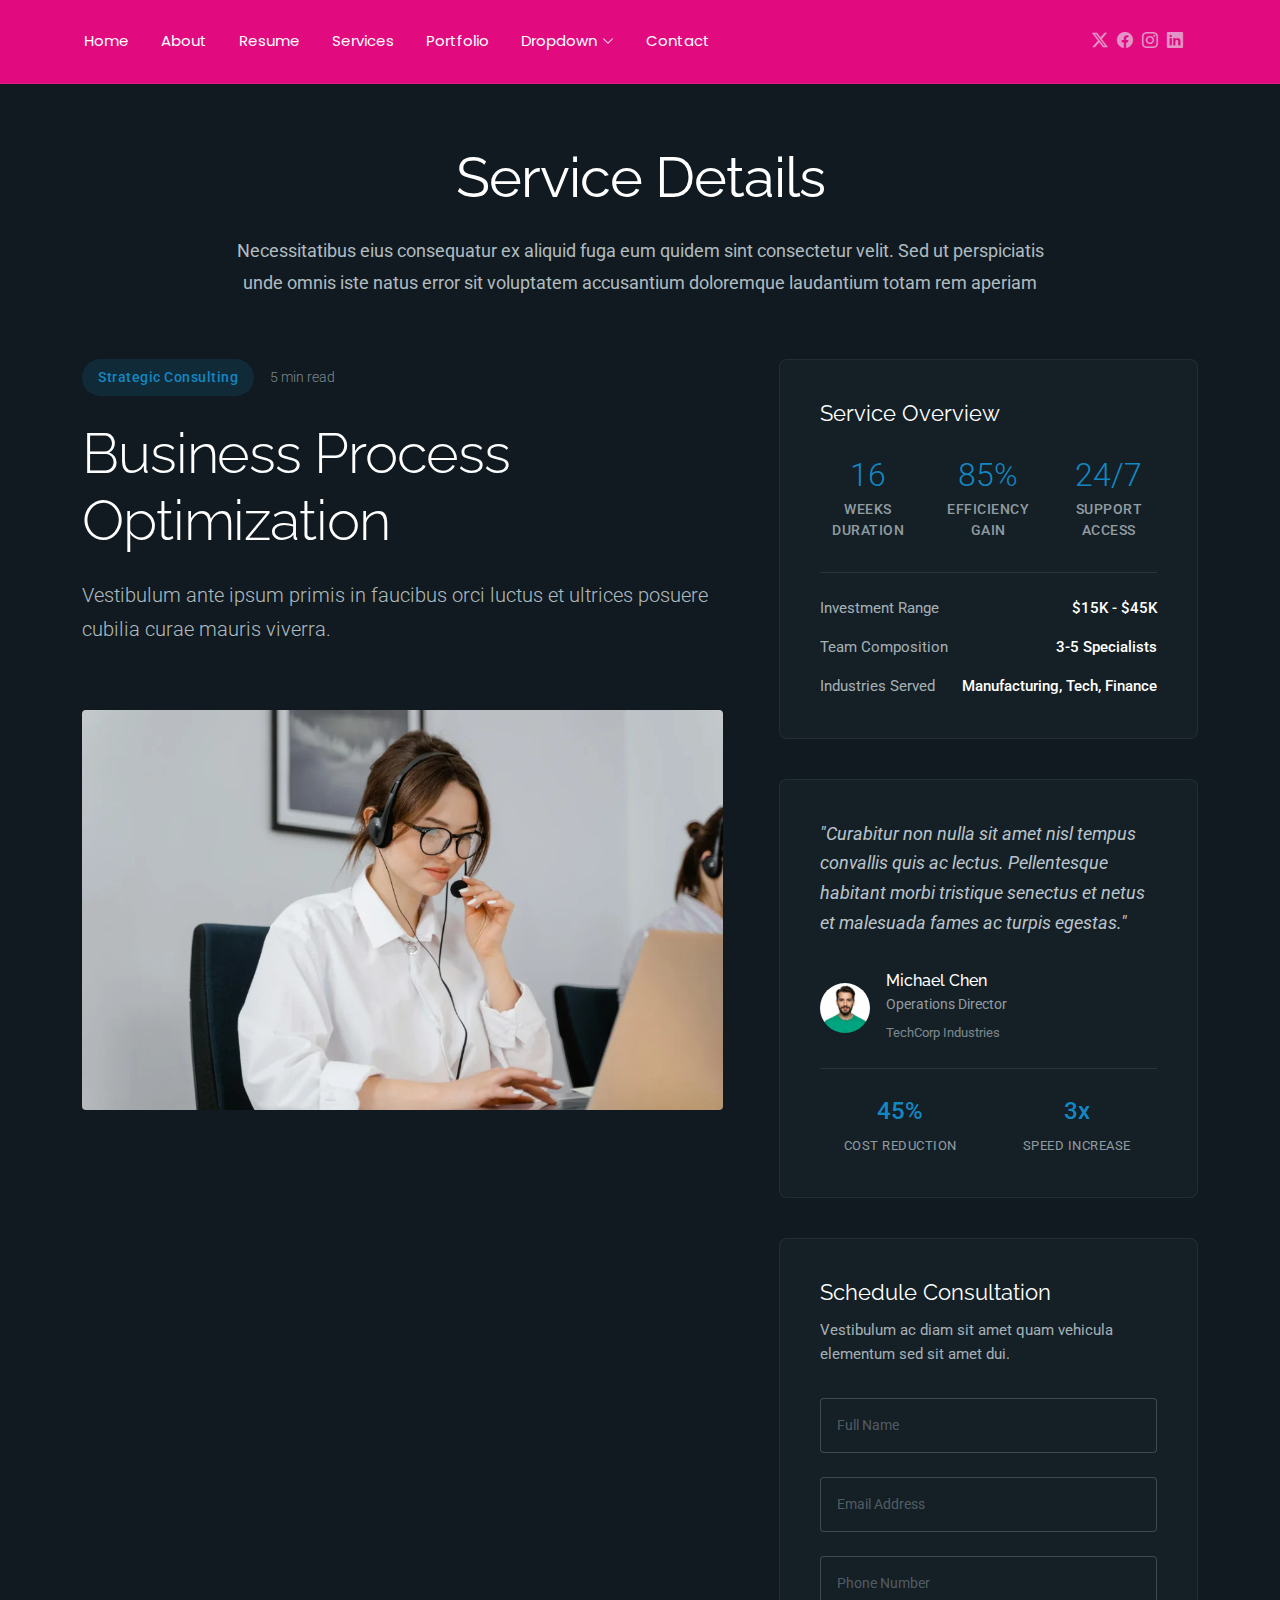
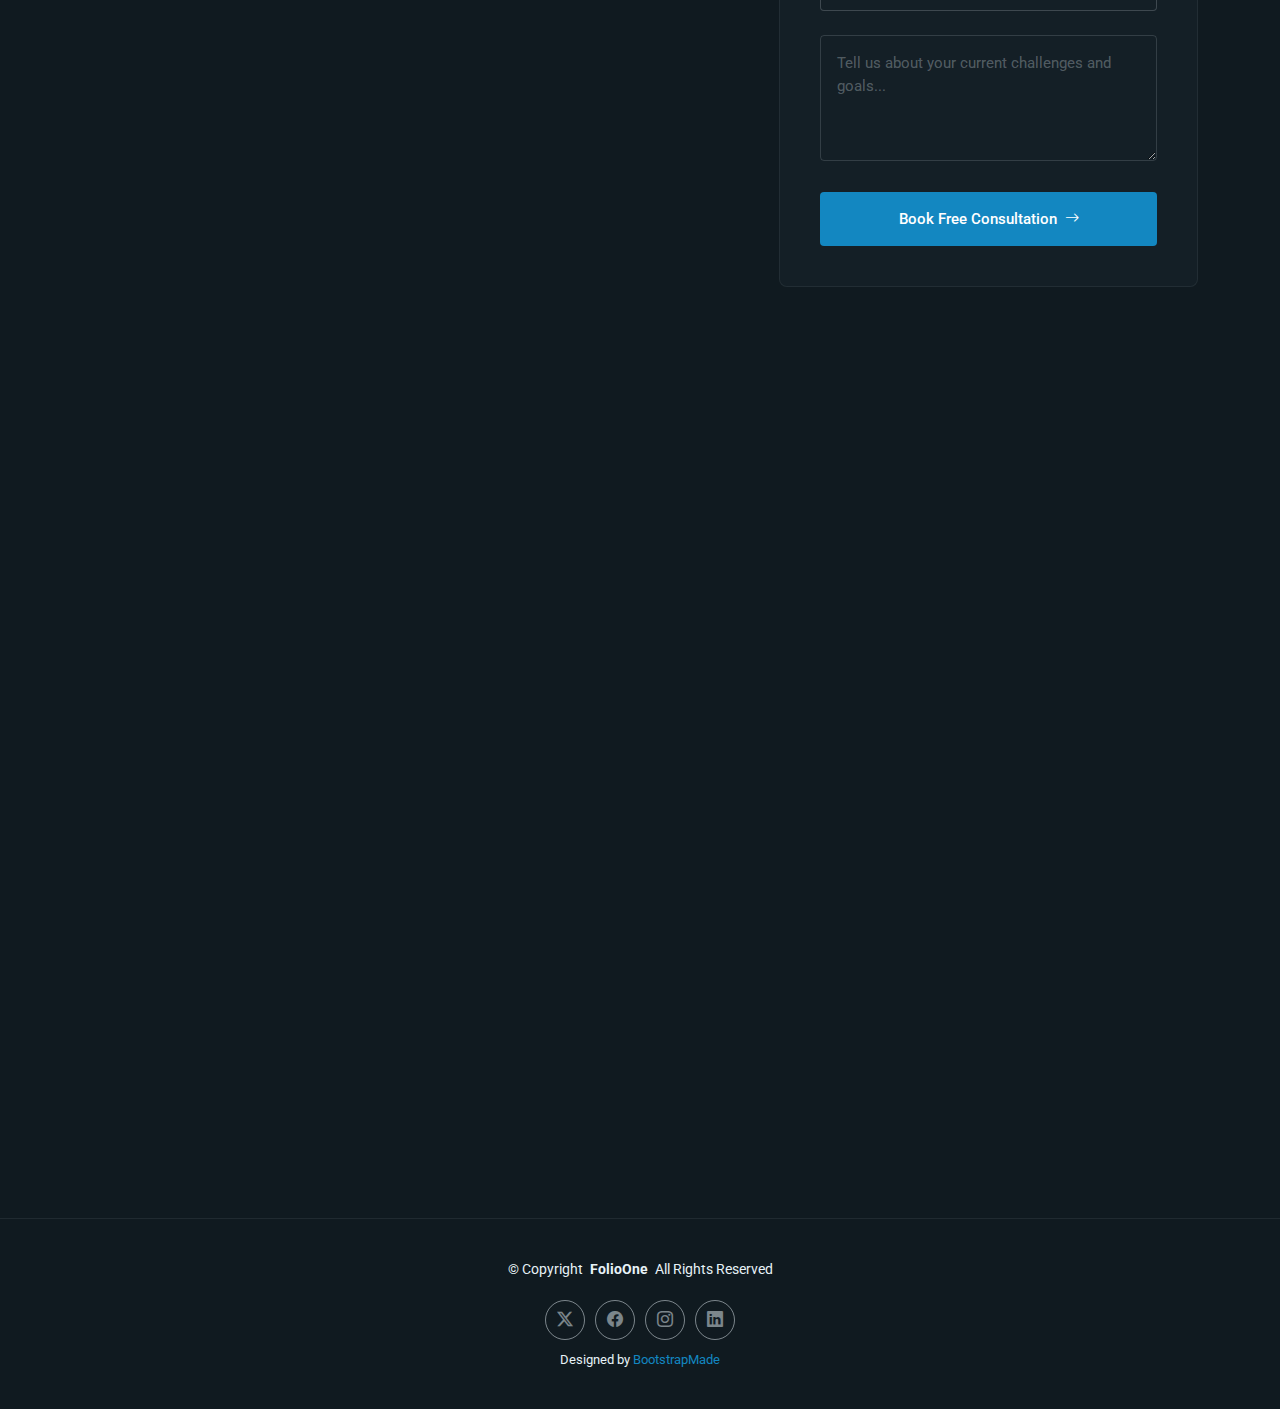
<file: service-details.html>
<!DOCTYPE html>
<html lang="en">

<head>
  <meta charset="utf-8">
  <meta content="width=device-width, initial-scale=1.0" name="viewport">
  <title>Service Details - Msafi Devs</title>
  <meta name="description" content="">
  <meta name="keywords" content="">

  <!-- Favicons -->
  <link href="assets/img/favicon.png" rel="icon">
  <link href="assets/img/apple-touch-icon.png" rel="apple-touch-icon">

  <!-- Fonts -->
  <link href="https://fonts.googleapis.com" rel="preconnect">
  <link href="https://fonts.gstatic.com" rel="preconnect" crossorigin>
  <link href="https://fonts.googleapis.com/css2?family=Roboto:ital,wght@0,100;0,300;0,400;0,500;0,700;0,900;1,100;1,300;1,400;1,500;1,700;1,900&family=Poppins:ital,wght@0,100;0,200;0,300;0,400;0,500;0,600;0,700;0,800;0,900;1,100;1,200;1,300;1,400;1,500;1,600;1,700;1,800;1,900&family=Raleway:ital,wght@0,100;0,200;0,300;0,400;0,500;0,600;0,700;0,800;0,900;1,100;1,200;1,300;1,400;1,500;1,600;1,700;1,800;1,900&display=swap" rel="stylesheet">

  <!-- Vendor CSS Files -->
  <link href="assets/vendor/bootstrap/css/bootstrap.min.css" rel="stylesheet">
  <link href="assets/vendor/bootstrap-icons/bootstrap-icons.css" rel="stylesheet">
  <link href="assets/vendor/aos/aos.css" rel="stylesheet">
  <link href="assets/vendor/swiper/swiper-bundle.min.css" rel="stylesheet">
  <link href="assets/vendor/glightbox/css/glightbox.min.css" rel="stylesheet">

  <!-- Main CSS File -->
  <link href="assets/css/main.css" rel="stylesheet">

  <!-- =======================================================
  * Template Name: FolioOne
  * Template URL: https://bootstrapmade.com/folioone-bootstrap-portfolio-website-template/
  * Updated: Aug 23 2025 with Bootstrap v5.3.7
  * Author: BootstrapMade.com
  * License: https://bootstrapmade.com/license/
  ======================================================== -->
</head>

<body class="service-details-page">

  <header id="header" class="header d-flex align-items-center light-background sticky-top">
    <div class="container position-relative d-flex align-items-center justify-content-between">

      <!-- <a href="index.html" class="logo d-flex align-items-center me-auto me-xl-0">
      <img src="assets/img/logo.webp" alt="">
      <h1 class="sitename">FolioOne</h1> 
    </a> -->

      <nav id="navmenu" class="navmenu">
        <ul>
          <li><a href="index.html">Home</a></li>
          <li><a href="about.html">About</a></li>
          <li><a href="resume.html">Resume</a></li>
          <li><a href="services.html">Services</a></li>
          <li><a href="portfolio.html">Portfolio</a></li>
          <li class="dropdown"><a href="#"><span>Dropdown</span> <i class="bi bi-chevron-down toggle-dropdown"></i></a>
            <ul>
              <li><a href="#">Dropdown 1</a></li>
              <li class="dropdown"><a href="#"><span>Deep Dropdown</span> <i class="bi bi-chevron-down toggle-dropdown"></i></a>
                <ul>
                  <li><a href="#">Deep Dropdown 1</a></li>
                  <li><a href="#">Deep Dropdown 2</a></li>
                  <li><a href="#">Deep Dropdown 3</a></li>
                  <li><a href="#">Deep Dropdown 4</a></li>
                  <li><a href="#">Deep Dropdown 5</a></li>
                </ul>
              </li>
              <li><a href="#">Dropdown 2</a></li>
              <li><a href="#">Dropdown 3</a></li>
              <li><a href="#">Dropdown 4</a></li>
            </ul>
          </li>
          <li><a href="contact.html">Contact</a></li>
        </ul>
        <i class="mobile-nav-toggle d-xl-none bi bi-list"></i>
      </nav>

      <div class="header-social-links">
        <a href="#" class="twitter"><i class="bi bi-twitter-x"></i></a>
        <a href="#" class="facebook"><i class="bi bi-facebook"></i></a>
        <a href="#" class="instagram"><i class="bi bi-instagram"></i></a>
        <a href="#" class="linkedin"><i class="bi bi-linkedin"></i></a>
      </div>

    </div>
  </header>

  <main class="main">

    <!-- Service Details Section -->
    <section id="service-details" class="service-details section">

      <!-- Section Title -->
      <div class="container section-title" data-aos="fade-up">
        <h2>Service Details</h2>
        <p>Necessitatibus eius consequatur ex aliquid fuga eum quidem sint consectetur velit. Sed ut perspiciatis unde omnis iste natus error sit voluptatem accusantium doloremque laudantium totam rem aperiam</p>
      </div><!-- End Section Title -->

      <div class="container" data-aos="fade-up" data-aos-delay="100">

        <div class="row">

          <!-- Main Content Area -->
          <div class="col-lg-7">

            <!-- Hero Service Introduction -->
            <div class="service-hero" data-aos="fade-up" data-aos-delay="100">
              <div class="service-meta">
                <span class="service-category">Strategic Consulting</span>
                <span class="reading-time">5 min read</span>
              </div>
              <h1>Business Process Optimization</h1>
              <p class="service-description">Vestibulum ante ipsum primis in faucibus orci luctus et ultrices posuere cubilia curae mauris viverra.</p>
            </div>

            <!-- Service Visual -->
            <div class="service-visual" data-aos="zoom-in" data-aos-delay="200">
              <img src="assets/img/services/services-7.webp" alt="Business Process Optimization" class="img-fluid">
            </div>

            <!-- Service Content -->
            <div class="service-narrative" data-aos="fade-up" data-aos-delay="300">
              <h3>Transform Your Operations</h3>
              <p>Donec rutrum congue leo eget malesuada. Vivamus magna justo, lacinia eget consectetur sed, convallis at tellus. Mauris blandit aliquet elit, eget tincidunt nibh pulvinar a. Cras ultricies ligula sed magna dictum porta.</p>

              <p>Sed porttitor lectus nibh. Vestibulum ac diam sit amet quam vehicula elementum sed sit amet dui. Pellentesque habitant morbi tristique senectus et netus et malesuada fames ac turpis egestas. Donec sollicitudin molestie malesuada.</p>

              <!-- Key Benefits Grid -->
              <div class="benefits-grid" data-aos="fade-up" data-aos-delay="400">
                <div class="benefit-card">
                  <div class="benefit-icon">
                    <i class="bi bi-lightning-charge"></i>
                  </div>
                  <h4>Efficiency Boost</h4>
                  <p>Curabitur arcu erat accumsan id imperdiet et porttitor at sem.</p>
                </div>

                <div class="benefit-card">
                  <div class="benefit-icon">
                    <i class="bi bi-shield-check"></i>
                  </div>
                  <h4>Risk Mitigation</h4>
                  <p>Pellentesque in ipsum id orci porta dapibus vestibulum ante ipsum.</p>
                </div>

                <div class="benefit-card">
                  <div class="benefit-icon">
                    <i class="bi bi-graph-up"></i>
                  </div>
                  <h4>Growth Acceleration</h4>
                  <p>Vivamus suscipit tortor eget felis porttitor volutpat mauris blandit.</p>
                </div>

                <div class="benefit-card">
                  <div class="benefit-icon">
                    <i class="bi bi-people"></i>
                  </div>
                  <h4>Team Alignment</h4>
                  <p>Donec rutrum congue leo eget malesuada vivamus magna justo lacinia.</p>
                </div>
              </div>

            </div>

            <!-- Implementation Timeline -->
            <div class="timeline-section" data-aos="fade-up" data-aos-delay="500">
              <h3>Implementation Journey</h3>
              <div class="timeline">
                <div class="timeline-item">
                  <div class="timeline-marker">
                    <span>1</span>
                  </div>
                  <div class="timeline-content">
                    <h4>Discovery &amp; Assessment</h4>
                    <p>Comprehensive analysis of current processes and identification of optimization opportunities.</p>
                    <small>Week 1-2</small>
                  </div>
                </div>

                <div class="timeline-item">
                  <div class="timeline-marker">
                    <span>2</span>
                  </div>
                  <div class="timeline-content">
                    <h4>Strategic Planning</h4>
                    <p>Development of customized optimization roadmap with clear milestones and success metrics.</p>
                    <small>Week 3-4</small>
                  </div>
                </div>

                <div class="timeline-item">
                  <div class="timeline-marker">
                    <span>3</span>
                  </div>
                  <div class="timeline-content">
                    <h4>Implementation</h4>
                    <p>Systematic rollout of process improvements with continuous monitoring and adjustment.</p>
                    <small>Week 5-12</small>
                  </div>
                </div>

                <div class="timeline-item">
                  <div class="timeline-marker">
                    <span>4</span>
                  </div>
                  <div class="timeline-content">
                    <h4>Optimization &amp; Scale</h4>
                    <p>Fine-tuning of implemented solutions and preparation for organization-wide scaling.</p>
                    <small>Week 13-16</small>
                  </div>
                </div>
              </div>
            </div>

          </div><!-- End Main Content -->

          <!-- Service Sidebar -->
          <div class="col-lg-5">
            <div class="service-sidebar" data-aos="fade-up" data-aos-delay="200">

              <!-- Service Overview Card -->
              <div class="overview-card">
                <div class="overview-header">
                  <h4>Service Overview</h4>
                </div>
                <div class="overview-stats">
                  <div class="stat-item">
                    <div class="stat-number">16</div>
                    <div class="stat-label">Weeks Duration</div>
                  </div>
                  <div class="stat-item">
                    <div class="stat-number">85%</div>
                    <div class="stat-label">Efficiency Gain</div>
                  </div>
                  <div class="stat-item">
                    <div class="stat-number">24/7</div>
                    <div class="stat-label">Support Access</div>
                  </div>
                </div>

                <div class="overview-details">
                  <div class="detail-row">
                    <span class="detail-label">Investment Range</span>
                    <span class="detail-value">$15K - $45K</span>
                  </div>
                  <div class="detail-row">
                    <span class="detail-label">Team Composition</span>
                    <span class="detail-value">3-5 Specialists</span>
                  </div>
                  <div class="detail-row">
                    <span class="detail-label">Industries Served</span>
                    <span class="detail-value">Manufacturing, Tech, Finance</span>
                  </div>
                </div>
              </div>

              <!-- Client Success Story -->
              <div class="success-story">
                <div class="story-quote">
                  <p>"Curabitur non nulla sit amet nisl tempus convallis quis ac lectus. Pellentesque habitant morbi tristique senectus et netus et malesuada fames ac turpis egestas."</p>
                </div>
                <div class="story-author">
                  <img src="assets/img/person/person-m-8.webp" alt="Michael Chen" class="author-avatar">
                  <div class="author-details">
                    <h5>Michael Chen</h5>
                    <span>Operations Director</span>
                    <small>TechCorp Industries</small>
                  </div>
                </div>
                <div class="story-metrics">
                  <div class="metric">
                    <span class="metric-value">45%</span>
                    <span class="metric-label">Cost Reduction</span>
                  </div>
                  <div class="metric">
                    <span class="metric-value">3x</span>
                    <span class="metric-label">Speed Increase</span>
                  </div>
                </div>
              </div>

              <!-- Consultation Form -->
              <div class="consultation-form">
                <div class="form-header">
                  <h4>Schedule Consultation</h4>
                  <p>Vestibulum ac diam sit amet quam vehicula elementum sed sit amet dui.</p>
                </div>

                <form action="forms/consultation.php" method="post" class="php-email-form">
                  <div class="form-group">
                    <input type="text" name="name" class="form-input" placeholder="Full Name" required="">
                  </div>

                  <div class="form-group">
                    <input type="email" name="email" class="form-input" placeholder="Email Address" required="">
                  </div>

                  <div class="form-group">
                    <input type="tel" name="phone" class="form-input" placeholder="Phone Number">
                  </div>

                  <input type="hidden" name="subject" value="Business Process Optimization Consultation">

                  <div class="form-group">
                    <textarea name="message" class="form-input" rows="4" placeholder="Tell us about your current challenges and goals..." required=""></textarea>
                  </div>

                  <div class="loading">Loading</div>
                  <div class="error-message"></div>
                  <div class="sent-message">Your consultation request has been sent. Thank you!</div>

                  <button type="submit" class="btn-consultation">
                    <span>Book Free Consultation</span>
                    <i class="bi bi-arrow-right"></i>
                  </button>
                </form>
              </div>

            </div>
          </div><!-- End Sidebar -->

        </div>

      </div>

    </section><!-- /Service Details Section -->

  </main>

  <footer id="footer" class="footer">

    <div class="container">
      <div class="copyright text-center ">
        <p>© <span>Copyright</span> <strong class="px-1 sitename">FolioOne</strong> <span>All Rights Reserved<br></span></p>
      </div>
      <div class="social-links d-flex justify-content-center">
        <a href=""><i class="bi bi-twitter-x"></i></a>
        <a href=""><i class="bi bi-facebook"></i></a>
        <a href=""><i class="bi bi-instagram"></i></a>
        <a href=""><i class="bi bi-linkedin"></i></a>
      </div>
      <div class="credits">
        <!-- All the links in the footer should remain intact. -->
        <!-- You can delete the links only if you've purchased the pro version. -->
        <!-- Licensing information: https://bootstrapmade.com/license/ -->
        <!-- Purchase the pro version with working PHP/AJAX contact form: [buy-url] -->
        Designed by <a href="https://bootstrapmade.com/">BootstrapMade</a>
      </div>
    </div>

  </footer>

  <!-- Scroll Top -->
  <a href="#" id="scroll-top" class="scroll-top d-flex align-items-center justify-content-center"><i class="bi bi-arrow-up-short"></i></a>

  <!-- Preloader -->
  <div id="preloader"></div>

  <!-- Vendor JS Files -->
  <script src="assets/vendor/bootstrap/js/bootstrap.bundle.min.js"></script>
  <script src="assets/vendor/php-email-form/validate.js"></script>
  <script src="assets/vendor/aos/aos.js"></script>
  <script src="assets/vendor/typed.js/typed.umd.js"></script>
  <script src="assets/vendor/waypoints/noframework.waypoints.js"></script>
  <script src="assets/vendor/purecounter/purecounter_vanilla.js"></script>
  <script src="assets/vendor/swiper/swiper-bundle.min.js"></script>
  <script src="assets/vendor/imagesloaded/imagesloaded.pkgd.min.js"></script>
  <script src="assets/vendor/isotope-layout/isotope.pkgd.min.js"></script>
  <script src="assets/vendor/glightbox/js/glightbox.min.js"></script>

  <!-- Main JS File -->
  <script src="assets/js/main.js"></script>

</body>

</html>
</file>
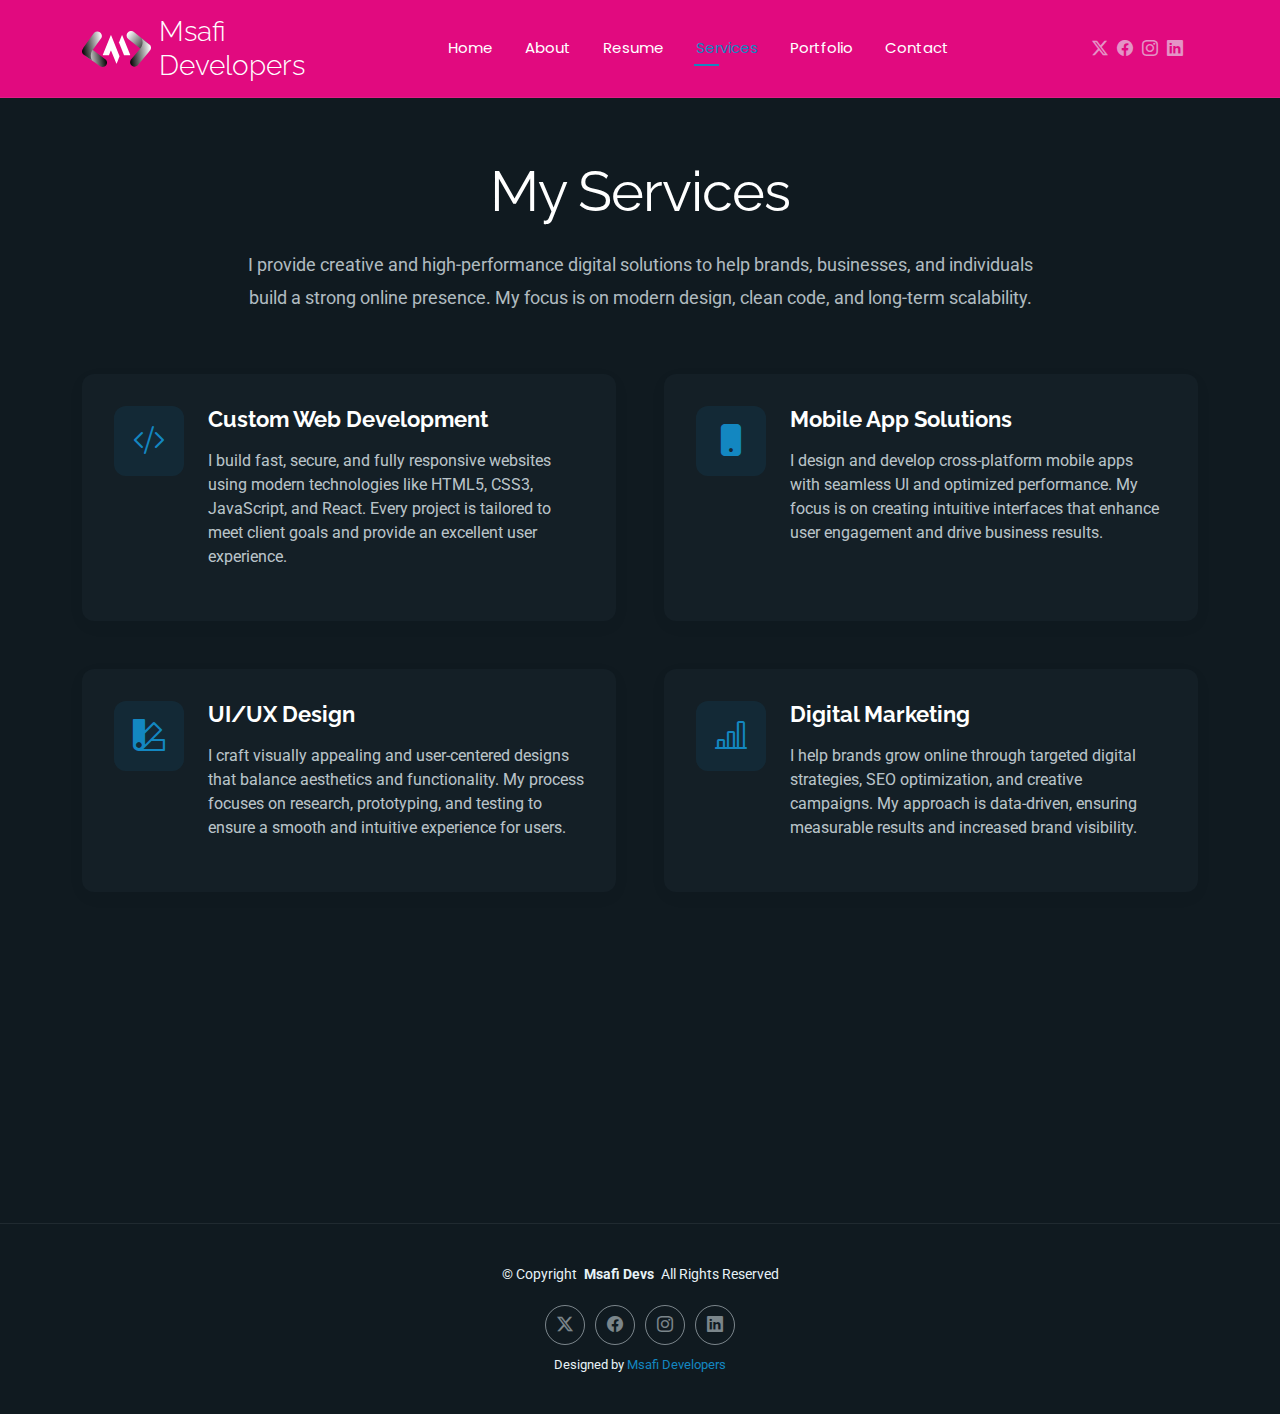
<file: services.html>
<!DOCTYPE html>
<html lang="en">

<head>
  <meta charset="utf-8">
  <meta content="width=device-width, initial-scale=1.0" name="viewport">
  <title>Services - Msafi Devs</title>
  <meta name="description" content="">
  <meta name="keywords" content="">

  <!-- Favicons -->
   <link href="assets/img/favicon.svg" rel="icon">

  <!-- Fonts -->
  <link href="https://fonts.googleapis.com" rel="preconnect">
  <link href="https://fonts.gstatic.com" rel="preconnect" crossorigin>
  <link href="https://fonts.googleapis.com/css2?family=Roboto:ital,wght@0,100;0,300;0,400;0,500;0,700;0,900;1,100;1,300;1,400;1,500;1,700;1,900&family=Poppins:ital,wght@0,100;0,200;0,300;0,400;0,500;0,600;0,700;0,800;0,900;1,100;1,200;1,300;1,400;1,500;1,600;1,700;1,800;1,900&family=Raleway:ital,wght@0,100;0,200;0,300;0,400;0,500;0,600;0,700;0,800;0,900;1,100;1,200;1,300;1,400;1,500;1,600;1,700;1,800;1,900&display=swap" rel="stylesheet">

  <!-- Vendor CSS Files -->
  <link href="assets/vendor/bootstrap/css/bootstrap.min.css" rel="stylesheet">
  <link href="assets/vendor/bootstrap-icons/bootstrap-icons.css" rel="stylesheet">
  <link href="assets/vendor/aos/aos.css" rel="stylesheet">
  <link href="assets/vendor/swiper/swiper-bundle.min.css" rel="stylesheet">
  <link href="assets/vendor/glightbox/css/glightbox.min.css" rel="stylesheet">

  <!-- Main CSS File -->
  <link href="assets/css/main.css" rel="stylesheet">

  <!-- =======================================================
  * Template Name: FolioOne
  * Template URL: https://bootstrapmade.com/folioone-bootstrap-portfolio-website-template/
  * Updated: Aug 23 2025 with Bootstrap v5.3.7
  * Author: BootstrapMade.com
  * License: https://bootstrapmade.com/license/
  ======================================================== -->
</head>

<body class="services-page">

  <header id="header" class="header d-flex align-items-center light-background sticky-top">
    <div class="container position-relative d-flex align-items-center justify-content-between">

      <a href="index.html" class="logo d-flex align-items-center me-auto me-xl-0">
      <img src="assets/img/navbarlogo.svg" alt="">
      <h1 class="Msafi Graphics">Msafi Developers</h1>
    </a>

      <nav id="navmenu" class="navmenu">
        <ul>
          <li><a href="index.html">Home</a></li>
          <li><a href="about.html">About</a></li>
          <li><a href="resume.html">Resume</a></li>
          <li><a href="services.html" class="active">Services</a></li>
          <li><a href="portfolio.html">Portfolio</a></li>
<!--          <li class="dropdown"><a href="#"><span>Dropdown</span> <i class="bi bi-chevron-down toggle-dropdown"></i></a>-->
<!--            <ul>-->
<!--              <li><a href="#">Dropdown 1</a></li>-->
<!--              <li class="dropdown"><a href="#"><span>Deep Dropdown</span> <i class="bi bi-chevron-down toggle-dropdown"></i></a>-->
<!--                <ul>-->
<!--                  <li><a href="#">Deep Dropdown 1</a></li>-->
<!--                  <li><a href="#">Deep Dropdown 2</a></li>-->
<!--                  <li><a href="#">Deep Dropdown 3</a></li>-->
<!--                  <li><a href="#">Deep Dropdown 4</a></li>-->
<!--                  <li><a href="#">Deep Dropdown 5</a></li>-->
<!--                </ul>-->
<!--              </li>-->
<!--              <li><a href="#">Dropdown 2</a></li>-->
<!--              <li><a href="#">Dropdown 3</a></li>-->
<!--              <li><a href="#">Dropdown 4</a></li>-->
<!--            </ul>-->
<!--          </li>-->
          <li><a href="contact.html">Contact</a></li>
        </ul>
        <i class="mobile-nav-toggle d-xl-none bi bi-list"></i>
      </nav>

      <div class="header-social-links">
        <a href="https://x.com/Msafi_Graphics" class="twitter"><i class="bi bi-twitter-x"></i></a>
        <a href="https://www.facebook.com/austine.phox" class="facebook"><i class="bi bi-facebook"></i></a>
        <a href="https://www.instagram.com/msafi.graphics" class="instagram"><i class="bi bi-instagram"></i></a>
        <a href="https://www.linkedin.com/in/austine-ochieng" class="linkedin"><i class="bi bi-linkedin"></i></a>
      </div>

    </div>
  </header>

  <main class="main">

  <!-- ======= Services Section ======= -->
  <section id="services" class="services section">

    <!-- Section Title -->
    <div class="container section-title" data-aos="fade-up">
      <h2>My Services</h2>
      <p>I provide creative and high-performance digital solutions to help brands, businesses, and individuals build a strong online presence. My focus is on modern design, clean code, and long-term scalability.</p>
    </div><!-- End Section Title -->

    <div class="container" data-aos="fade-up" data-aos-delay="100">

      <div class="row justify-content-center g-5">

        <!-- Service Item 1 -->
        <div class="col-md-6" data-aos="fade-right" data-aos-delay="100">
          <div class="service-item">
            <div class="service-icon">
              <i class="bi bi-code-slash"></i>
            </div>
            <div class="service-content">
              <h3>Custom Web Development</h3>
              <p>I build fast, secure, and fully responsive websites using modern technologies like HTML5, CSS3, JavaScript, and React. Every project is tailored to meet client goals and provide an excellent user experience.</p>
<!--              <a href="service-details.html" class="service-link">-->
<!--                <span>Learn More</span>-->
<!--                <i class="bi bi-arrow-right"></i>-->
<!--              </a>-->
            </div>
          </div>
        </div><!-- End Service Item -->

        <!-- Service Item 2 -->
        <div class="col-md-6" data-aos="fade-left" data-aos-delay="100">
          <div class="service-item">
            <div class="service-icon">
              <i class="bi bi-phone-fill"></i>
            </div>
            <div class="service-content">
              <h3>Mobile App Solutions</h3>
              <p>I design and develop cross-platform mobile apps with seamless UI and optimized performance. My focus is on creating intuitive interfaces that enhance user engagement and drive business results.</p>
<!--              <a href="service-details.html" class="service-link">-->
<!--                <span>Learn More</span>-->
<!--                <i class="bi bi-arrow-right"></i>-->
<!--              </a>-->
            </div>
          </div>
        </div><!-- End Service Item -->

        <!-- Service Item 3 -->
        <div class="col-md-6" data-aos="fade-right" data-aos-delay="200">
          <div class="service-item">
            <div class="service-icon">
              <i class="bi bi-palette2"></i>
            </div>
            <div class="service-content">
              <h3>UI/UX Design</h3>
              <p>I craft visually appealing and user-centered designs that balance aesthetics and functionality. My process focuses on research, prototyping, and testing to ensure a smooth and intuitive experience for users.</p>
<!--              <a href="service-details.html" class="service-link">-->
<!--                <span>Learn More</span>-->
<!--                <i class="bi bi-arrow-right"></i>-->
<!--              </a>-->
            </div>
          </div>
        </div><!-- End Service Item -->

        <!-- Service Item 4 -->
        <div class="col-md-6" data-aos="fade-left" data-aos-delay="200">
          <div class="service-item">
            <div class="service-icon">
              <i class="bi bi-bar-chart-line"></i>
            </div>
            <div class="service-content">
              <h3>Digital Marketing</h3>
              <p>I help brands grow online through targeted digital strategies, SEO optimization, and creative campaigns. My approach is data-driven, ensuring measurable results and increased brand visibility.</p>
<!--              <a href="service-details.html" class="service-link">-->
<!--                <span>Learn More</span>-->
<!--                <i class="bi bi-arrow-right"></i>-->
<!--              </a>-->
            </div>
          </div>
        </div><!-- End Service Item -->

        <!-- Service Item 5 -->
        <div class="col-md-6" data-aos="fade-right" data-aos-delay="300">
          <div class="service-item">
            <div class="service-icon">
              <i class="bi bi-cloud-check"></i>
            </div>
            <div class="service-content">
              <h3>Cloud Computing</h3>
              <p>I provide cloud-based solutions for scalability, security, and performance. From hosting and data storage to cloud deployment and management, I ensure your business operates efficiently in the cloud.</p>
<!--              <a href="service-details.html" class="service-link">-->
<!--                <span>Learn More</span>-->
<!--                <i class="bi bi-arrow-right"></i>-->
<!--              </a>-->
            </div>
          </div>
        </div><!-- End Service Item -->

        <!-- Service Item 6 -->
        <div class="col-md-6" data-aos="fade-left" data-aos-delay="300">
          <div class="service-item">
            <div class="service-icon">
              <i class="bi bi-shield-lock"></i>
            </div>
            <div class="service-content">
              <h3>Cybersecurity Solutions</h3>
              <p>I help businesses protect their digital assets with advanced security strategies, regular audits, and vulnerability testing. My goal is to keep your systems safe, reliable, and compliant.</p>
<!--              <a href="service-details.html" class="service-link">-->
<!--                <span>Learn More</span>-->
<!--                <i class="bi bi-arrow-right"></i>-->
              </a>
            </div>
          </div>
        </div><!-- End Service Item -->

      </div><!-- End Row -->

    </div><!-- End Container -->

  </section><!-- /Services Section -->

</main><!-- End Main -->

  <footer id="footer" class="footer">

    <div class="container">
      <div class="copyright text-center ">
        <p>© <span>Copyright</span> <strong class="px-1 sitename">Msafi Devs</strong> <span>All Rights Reserved<br></span></p>
      </div>
      <div class="social-links d-flex justify-content-center">
         <a href="https://x.com/Msafi_Graphics" class="twitter"><i class="bi bi-twitter-x"></i></a>
        <a href="https://www.facebook.com/austine.phox" class="facebook"><i class="bi bi-facebook"></i></a>
        <a href="https://www.instagram.com/msafi.graphics" class="instagram"><i class="bi bi-instagram"></i></a>
        <a href="https://www.linkedin.com/in/austine-ochieng" class="linkedin"><i class="bi bi-linkedin"></i></a>
      </div>
      <div class="credits">
        <!-- All the links in the footer should remain intact. -->
        <!-- You can delete the links only if you've purchased the pro version. -->
        <!-- Licensing information: https://bootstrapmade.com/license/ -->
        <!-- Purchase the pro version with working PHP/AJAX contact form: [buy-url] -->
        Designed by <a href="index.html">Msafi Developers</a>
      </div>
    </div>

  </footer>

  <!-- Scroll Top -->
  <a href="#" id="scroll-top" class="scroll-top d-flex align-items-center justify-content-center"><i class="bi bi-arrow-up-short"></i></a>

  <!-- Preloader -->
  <div id="preloader"></div>

  <!-- Vendor JS Files -->
  <script src="assets/vendor/bootstrap/js/bootstrap.bundle.min.js"></script>
  <script src="assets/vendor/php-email-form/validate.js"></script>
  <script src="assets/vendor/aos/aos.js"></script>
  <script src="assets/vendor/typed.js/typed.umd.js"></script>
  <script src="assets/vendor/waypoints/noframework.waypoints.js"></script>
  <script src="assets/vendor/purecounter/purecounter_vanilla.js"></script>
  <script src="assets/vendor/swiper/swiper-bundle.min.js"></script>
  <script src="assets/vendor/imagesloaded/imagesloaded.pkgd.min.js"></script>
  <script src="assets/vendor/isotope-layout/isotope.pkgd.min.js"></script>
  <script src="assets/vendor/glightbox/js/glightbox.min.js"></script>

  <!-- Main JS File -->
  <script src="assets/js/main.js"></script>

</body>

</html>
</file>
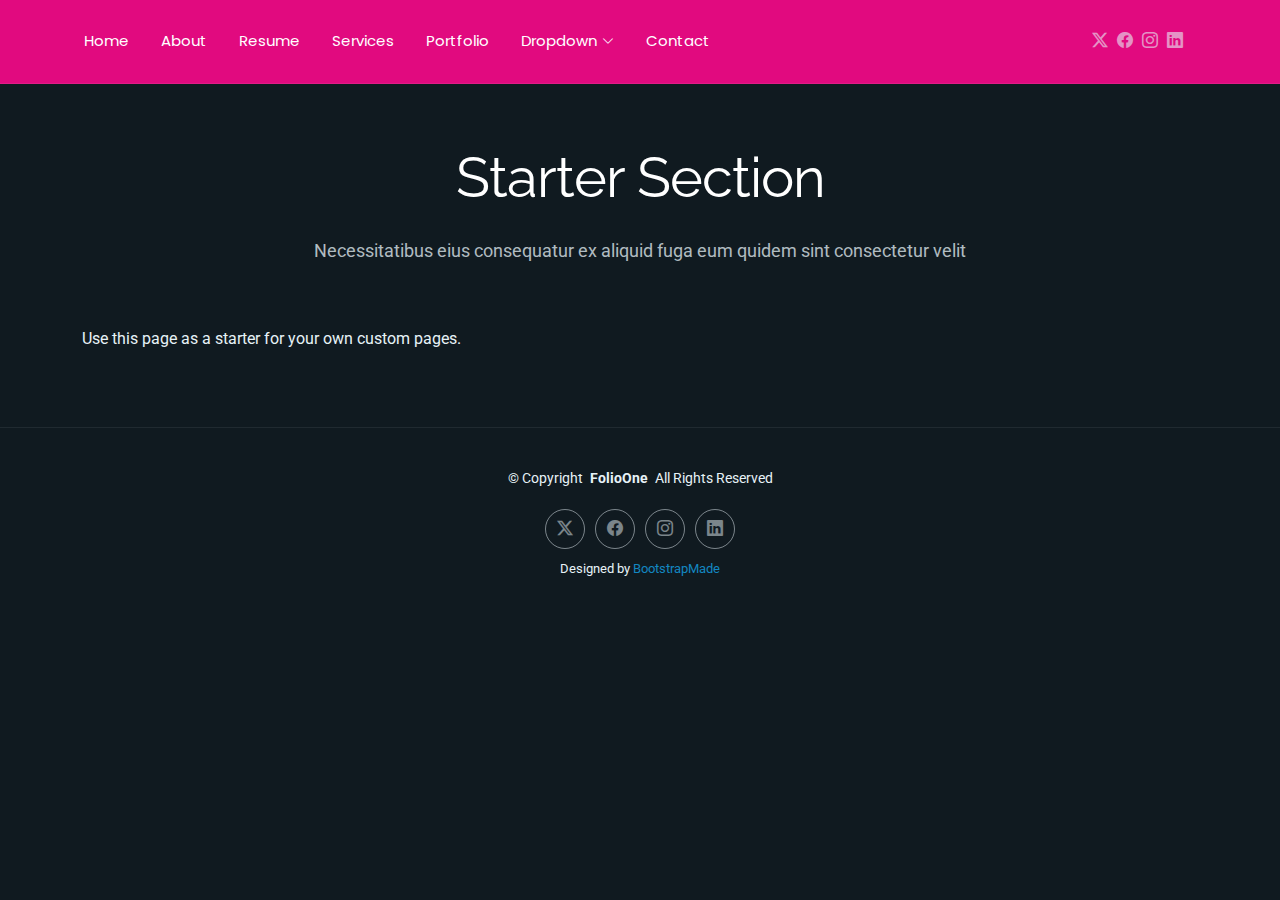
<file: starter-page.html>
<!DOCTYPE html>
<html lang="en">

<head>
  <meta charset="utf-8">
  <meta content="width=device-width, initial-scale=1.0" name="viewport">
  <title>Starter Page - FolioOne Bootstrap Template</title>
  <meta name="description" content="">
  <meta name="keywords" content="">

  <!-- Favicons -->
  <link href="assets/img/favicon.png" rel="icon">
  <link href="assets/img/apple-touch-icon.png" rel="apple-touch-icon">

  <!-- Fonts -->
  <link href="https://fonts.googleapis.com" rel="preconnect">
  <link href="https://fonts.gstatic.com" rel="preconnect" crossorigin>
  <link href="https://fonts.googleapis.com/css2?family=Roboto:ital,wght@0,100;0,300;0,400;0,500;0,700;0,900;1,100;1,300;1,400;1,500;1,700;1,900&family=Poppins:ital,wght@0,100;0,200;0,300;0,400;0,500;0,600;0,700;0,800;0,900;1,100;1,200;1,300;1,400;1,500;1,600;1,700;1,800;1,900&family=Raleway:ital,wght@0,100;0,200;0,300;0,400;0,500;0,600;0,700;0,800;0,900;1,100;1,200;1,300;1,400;1,500;1,600;1,700;1,800;1,900&display=swap" rel="stylesheet">

  <!-- Vendor CSS Files -->
  <link href="assets/vendor/bootstrap/css/bootstrap.min.css" rel="stylesheet">
  <link href="assets/vendor/bootstrap-icons/bootstrap-icons.css" rel="stylesheet">
  <link href="assets/vendor/aos/aos.css" rel="stylesheet">
  <link href="assets/vendor/swiper/swiper-bundle.min.css" rel="stylesheet">
  <link href="assets/vendor/glightbox/css/glightbox.min.css" rel="stylesheet">

  <!-- Main CSS File -->
  <link href="assets/css/main.css" rel="stylesheet">

  <!-- =======================================================
  * Template Name: FolioOne
  * Template URL: https://bootstrapmade.com/folioone-bootstrap-portfolio-website-template/
  * Updated: Aug 23 2025 with Bootstrap v5.3.7
  * Author: BootstrapMade.com
  * License: https://bootstrapmade.com/license/
  ======================================================== -->
</head>

<body class="starter-page-page">

  <header id="header" class="header d-flex align-items-center light-background sticky-top">
    <div class="container position-relative d-flex align-items-center justify-content-between">

      <!-- <a href="index.html" class="logo d-flex align-items-center me-auto me-xl-0">
      <img src="assets/img/logo.webp" alt="">
      <h1 class="sitename">FolioOne</h1> 
    </a> -->

      <nav id="navmenu" class="navmenu">
        <ul>
          <li><a href="index.html">Home</a></li>
          <li><a href="about.html">About</a></li>
          <li><a href="resume.html">Resume</a></li>
          <li><a href="services.html">Services</a></li>
          <li><a href="portfolio.html">Portfolio</a></li>
          <li class="dropdown"><a href="#"><span>Dropdown</span> <i class="bi bi-chevron-down toggle-dropdown"></i></a>
            <ul>
              <li><a href="#">Dropdown 1</a></li>
              <li class="dropdown"><a href="#"><span>Deep Dropdown</span> <i class="bi bi-chevron-down toggle-dropdown"></i></a>
                <ul>
                  <li><a href="#">Deep Dropdown 1</a></li>
                  <li><a href="#">Deep Dropdown 2</a></li>
                  <li><a href="#">Deep Dropdown 3</a></li>
                  <li><a href="#">Deep Dropdown 4</a></li>
                  <li><a href="#">Deep Dropdown 5</a></li>
                </ul>
              </li>
              <li><a href="#">Dropdown 2</a></li>
              <li><a href="#">Dropdown 3</a></li>
              <li><a href="#">Dropdown 4</a></li>
            </ul>
          </li>
          <li><a href="contact.html">Contact</a></li>
        </ul>
        <i class="mobile-nav-toggle d-xl-none bi bi-list"></i>
      </nav>

      <div class="header-social-links">
        <a href="#" class="twitter"><i class="bi bi-twitter-x"></i></a>
        <a href="#" class="facebook"><i class="bi bi-facebook"></i></a>
        <a href="#" class="instagram"><i class="bi bi-instagram"></i></a>
        <a href="#" class="linkedin"><i class="bi bi-linkedin"></i></a>
      </div>

    </div>
  </header>

  <main class="main">

    <!-- Starter Section Section -->
    <section id="starter-section" class="starter-section section">

      <!-- Section Title -->
      <div class="container section-title" data-aos="fade-up">
        <h2>Starter Section</h2>
        <p>Necessitatibus eius consequatur ex aliquid fuga eum quidem sint consectetur velit</p>
      </div><!-- End Section Title -->

      <div class="container" data-aos="fade-up">
        <p>Use this page as a starter for your own custom pages.</p>
      </div>

    </section><!-- /Starter Section Section -->

  </main>

  <footer id="footer" class="footer">

    <div class="container">
      <div class="copyright text-center ">
        <p>© <span>Copyright</span> <strong class="px-1 sitename">FolioOne</strong> <span>All Rights Reserved<br></span></p>
      </div>
      <div class="social-links d-flex justify-content-center">
        <a href=""><i class="bi bi-twitter-x"></i></a>
        <a href=""><i class="bi bi-facebook"></i></a>
        <a href=""><i class="bi bi-instagram"></i></a>
        <a href=""><i class="bi bi-linkedin"></i></a>
      </div>
      <div class="credits">
        <!-- All the links in the footer should remain intact. -->
        <!-- You can delete the links only if you've purchased the pro version. -->
        <!-- Licensing information: https://bootstrapmade.com/license/ -->
        <!-- Purchase the pro version with working PHP/AJAX contact form: [buy-url] -->
        Designed by <a href="https://bootstrapmade.com/">BootstrapMade</a>
      </div>
    </div>

  </footer>

  <!-- Scroll Top -->
  <a href="#" id="scroll-top" class="scroll-top d-flex align-items-center justify-content-center"><i class="bi bi-arrow-up-short"></i></a>

  <!-- Preloader -->
  <div id="preloader"></div>

  <!-- Vendor JS Files -->
  <script src="assets/vendor/bootstrap/js/bootstrap.bundle.min.js"></script>
  <script src="assets/vendor/php-email-form/validate.js"></script>
  <script src="assets/vendor/aos/aos.js"></script>
  <script src="assets/vendor/typed.js/typed.umd.js"></script>
  <script src="assets/vendor/waypoints/noframework.waypoints.js"></script>
  <script src="assets/vendor/purecounter/purecounter_vanilla.js"></script>
  <script src="assets/vendor/swiper/swiper-bundle.min.js"></script>
  <script src="assets/vendor/imagesloaded/imagesloaded.pkgd.min.js"></script>
  <script src="assets/vendor/isotope-layout/isotope.pkgd.min.js"></script>
  <script src="assets/vendor/glightbox/js/glightbox.min.js"></script>

  <!-- Main JS File -->
  <script src="assets/js/main.js"></script>

</body>

</html>
</file>
<file: assets/css/main.css>
/**
* Template Name: FolioOne
* Template URL: https://bootstrapmade.com/folioone-bootstrap-portfolio-website-template/
* Updated: Aug 23 2025 with Bootstrap v5.3.7
* Author: BootstrapMade.com
* License: https://bootstrapmade.com/license/
*/

/*--------------------------------------------------------------
# Font & Color Variables
# Help: https://bootstrapmade.com/color-system/
--------------------------------------------------------------*/
/* Fonts */
:root {
  --default-font: "Roboto",  system-ui, -apple-system, "Segoe UI", Roboto, "Helvetica Neue", Arial, "Noto Sans", "Liberation Sans", sans-serif, "Apple Color Emoji", "Segoe UI Emoji", "Segoe UI Symbol", "Noto Color Emoji";
  --heading-font: "Raleway",  sans-serif;
  --nav-font: "Poppins",  sans-serif;
}

/* Global Colors - The following color variables are used throughout the website. Updating them here will change the color scheme of the entire website */
:root { 
  --background-color: #101a20; /* Background color for the entire website, including individual sections */
  --default-color: #e7f2f7; /* Default color used for the majority of the text content across the entire website */
  --heading-color: #ffffff; /* Color for headings, subheadings and title throughout the website */
  --accent-color: #1387c1; /* Accent color that represents your brand on the website. It's used for buttons, links, and other elements that need to stand out */
  --surface-color: #141f26; /* The surface color is used as a background of boxed elements within sections, such as cards, icon boxes, or other elements that require a visual separation from the global background. */
  --contrast-color: #ffffff; /* Contrast color for text, ensuring readability against backgrounds of accent, heading, or default colors. */
}

/* Nav Menu Colors - The following color variables are used specifically for the navigation menu. They are separate from the global colors to allow for more customization options */
:root {
  --nav-color: #ffffff;  /* The default color of the main navmenu links */
  --nav-hover-color: #1387c1; /* Applied to main navmenu links when they are hovered over or active */
  --nav-mobile-background-color: #213642; /* Used as the background color for mobile navigation menu */
  --nav-dropdown-background-color: #051117; /* Used as the background color for dropdown items that appear when hovering over primary navigation items */
  --nav-dropdown-color: #e7f2f7; /* Used for navigation links of the dropdown items in the navigation menu. */
  --nav-dropdown-hover-color: #1387c1; /* Similar to --nav-hover-color, this color is applied to dropdown navigation links when they are hovered over. */
}

/* Color Presets - These classes override global colors when applied to any section or element, providing reuse of the sam color scheme. */

.light-background {
  --background-color: #142027;
  --surface-color: #325264;
}

.dark-background {
  --background-color: #0b1419;
  --default-color: #ffffff;
  --heading-color: #ffffff;
  --surface-color: #252525;
  --contrast-color: #ffffff;
}

/* Smooth scroll */
:root {
  scroll-behavior: smooth;
}

/*--------------------------------------------------------------
# General Styling & Shared Classes
--------------------------------------------------------------*/
body {
  color: var(--default-color);
  background-color: var(--background-color);
  font-family: var(--default-font);
}

a {
  color: var(--accent-color);
  text-decoration: none;
  transition: 0.3s;
}

a:hover {
  color: color-mix(in srgb, var(--accent-color), transparent 25%);
  text-decoration: none;
}

h1,
h2,
h3,
h4,
h5,
h6 {
  color: var(--heading-color);
  font-family: var(--heading-font);
}

/* PHP Email Form Messages
------------------------------*/
.php-email-form .error-message {
  display: none;
  background: #df1529;
  color: #ffffff;
  text-align: left;
  padding: 15px;
  margin-bottom: 24px;
  font-weight: 600;
}

.php-email-form .sent-message {
  display: none;
  color: #ffffff;
  background: #059652;
  text-align: center;
  padding: 15px;
  margin-bottom: 24px;
  font-weight: 600;
}

.php-email-form .loading {
  display: none;
  background: var(--surface-color);
  text-align: center;
  padding: 15px;
  margin-bottom: 24px;
}

.php-email-form .loading:before {
  content: "";
  display: inline-block;
  border-radius: 50%;
  width: 24px;
  height: 24px;
  margin: 0 10px -6px 0;
  border: 3px solid var(--accent-color);
  border-top-color: var(--surface-color);
  animation: php-email-form-loading 1s linear infinite;
}

@keyframes php-email-form-loading {
  0% {
    transform: rotate(0deg);
  }

  100% {
    transform: rotate(360deg);
  }
}

/*--------------------------------------------------------------
# Global Header
--------------------------------------------------------------*/
.header {
  --background-color: #e10a7f;
  color: var(--default-color);
  background-color: var(--background-color);
  padding: 15px 0;
  transition: all 0.5s;
  z-index: 997;
  border-bottom: 1px solid color-mix(in srgb, var(--default-color), transparent 92%);
}

.header .logo {
  line-height: 1;
}

.header .logo img {
  max-height: 36px;
  margin-right: 8px;
}

.header .logo h1 {
  font-size: 28px;
  margin: 0;
  font-weight: 300;
  color: var(--heading-color);
}

.header .header-social-links {
  padding-right: 15px;
}

.header .header-social-links a {
  color: color-mix(in srgb, var(--default-color), transparent 40%);
  padding-left: 5px;
  display: inline-block;
  transition: 0.3s;
  font-size: 16px;
}

.header .header-social-links a:hover {
  color: var(--default-color);
}

.header .header-social-links a i {
  line-height: 0px;
}

@media (max-width: 1200px) {
  .header .logo {
    order: 1;
  }

  .header .header-social-links {
    order: 2;
  }

  .header .navmenu {
    order: 3;
  }
}

/* Global Header on Scroll
------------------------------*/
.scrolled .header {
  --background-color: rgba(32, 16, 26, 0.9);
}

/*--------------------------------------------------------------
# Navigation Menu
--------------------------------------------------------------*/
/* Desktop Navigation */
@media (min-width: 1200px) {
  .navmenu {
    padding: 0;
       }


  .navmenu ul {
    margin: 0;
    padding: 0;
    display: flex;
    list-style: none;
    align-items: center;
  }

  .navmenu li {
    position: relative;
  }

  .navmenu>ul>li {
    white-space: nowrap;
    padding: 15px 28px 15px 0;
  }

  .navmenu>ul>li:last-child {
    padding-right: 0;
  }

  .navmenu a,
  .navmenu a:focus {
    color: var(--nav-color);
    font-size: 15px;
    padding: 0 2px;
    font-family: var(--nav-font);
    font-weight: 400;
    display: flex;
    align-items: center;
    justify-content: space-between;
    white-space: nowrap;
    transition: 0.3s;
    position: relative;
  }

  .navmenu a i,
  .navmenu a:focus i {
    font-size: 12px;
    line-height: 0;
    margin-left: 5px;
    transition: 0.3s;
  }

  .navmenu>ul>li>a:before {
    content: "";
    position: absolute;
    height: 2px;
    bottom: -6px;
    left: 0;
    background-color: var(--nav-hover-color);
    visibility: hidden;
    width: 0px;
    transition: all 0.3s ease-in-out 0s;
  }

  .navmenu a:hover:before,
  .navmenu li:hover>a:before,
  .navmenu .active:before {
    visibility: visible;
    width: 25px;
  }

  .navmenu li:hover>a,
  .navmenu .active,
  .navmenu .active:focus {
    color: var(--nav-hover-color);
  }

  .navmenu .dropdown ul {
    margin: 0;
    padding: 10px 0;
    background: var(--nav-dropdown-background-color);
    display: block;
    position: absolute;
    visibility: hidden;
    left: -5px;
    top: 130%;
    opacity: 0;
    transition: 0.3s;
    border-radius: 4px;
    z-index: 99;
    box-shadow: 0px 0px 30px rgba(0, 0, 0, 0.1);
  }

  .navmenu .dropdown ul li {
    min-width: 200px;
  }

  .navmenu .dropdown ul a {
    padding: 10px 20px;
    font-size: 15px;
    text-transform: none;
    color: var(--nav-dropdown-color);
  }

  .navmenu .dropdown ul a i {
    font-size: 12px;
  }

  .navmenu .dropdown ul a:hover,
  .navmenu .dropdown ul .active:hover,
  .navmenu .dropdown ul li:hover>a {
    color: var(--nav-dropdown-hover-color);
  }

  .navmenu .dropdown:hover>ul {
    opacity: 1;
    top: 100%;
    visibility: visible;
  }

  .navmenu .dropdown .dropdown ul {
    top: 0;
    left: -90%;
    visibility: hidden;
  }

  .navmenu .dropdown .dropdown:hover>ul {
    opacity: 1;
    top: 0;
    left: -100%;
    visibility: visible;
  }
}

/* Mobile Navigation */
@media (max-width: 1199px) {
  .mobile-nav-toggle {
    color: var(--nav-color);
    font-size: 28px;
    line-height: 0;
    margin-right: 10px;
    cursor: pointer;
    transition: color 0.3s;
  }

  .navmenu {
    padding: 0;
    z-index: 9997;
  }

  .navmenu ul {
    display: none;
    list-style: none;
    position: absolute;
    inset: 60px 20px 20px 20px;
    padding: 10px 0;
    margin: 0;
    border-radius: 6px;
    background-color: var(--nav-mobile-background-color);
    border: 1px solid color-mix(in srgb, var(--default-color), transparent 90%);
    box-shadow: none;
    overflow-y: auto;
    transition: 0.3s;
    z-index: 9998;
  }

  .navmenu a,
  .navmenu a:focus {
    color: var(--nav-dropdown-color);
    padding: 10px 20px;
    font-family: var(--nav-font);
    font-size: 17px;
    font-weight: 500;
    display: flex;
    align-items: center;
    justify-content: space-between;
    white-space: nowrap;
    transition: 0.3s;
  }

  .navmenu a i,
  .navmenu a:focus i {
    font-size: 12px;
    line-height: 0;
    margin-left: 5px;
    width: 30px;
    height: 30px;
    display: flex;
    align-items: center;
    justify-content: center;
    border-radius: 50%;
    transition: 0.3s;
    background-color: color-mix(in srgb, var(--accent-color), transparent 90%);
  }

  .navmenu a i:hover,
  .navmenu a:focus i:hover {
    background-color: var(--accent-color);
    color: var(--contrast-color);
  }

  .navmenu a:hover,
  .navmenu .active,
  .navmenu .active:focus {
    color: var(--nav-dropdown-hover-color);
  }

  .navmenu .active i,
  .navmenu .active:focus i {
    background-color: var(--accent-color);
    color: var(--contrast-color);
    transform: rotate(180deg);
  }

  .navmenu .dropdown ul {
    position: static;
    display: none;
    z-index: 99;
    padding: 10px 0;
    margin: 10px 20px;
    background-color: var(--nav-dropdown-background-color);
    transition: all 0.5s ease-in-out;
  }

  .navmenu .dropdown ul ul {
    background-color: rgba(33, 37, 41, 0.1);
  }

  .navmenu .dropdown>.dropdown-active {
    display: block;
    background-color: rgba(33, 37, 41, 0.03);
  }

  .mobile-nav-active {
    overflow: hidden;
  }

  .mobile-nav-active .mobile-nav-toggle {
    color: #fff;
    position: absolute;
    font-size: 32px;
    top: 15px;
    right: 15px;
    margin-right: 0;
    z-index: 9999;
  }

  .mobile-nav-active .navmenu {
    position: fixed;
    overflow: hidden;
    inset: 0;
    background: rgba(33, 37, 41, 0.8);
    transition: 0.3s;
  }

  .mobile-nav-active .navmenu>ul {
    display: block;
  }
}

/*--------------------------------------------------------------
# Global Footer
--------------------------------------------------------------*/
.footer {
  color: var(--default-color);
  background-color: var(--background-color);
  font-size: 14px;
  padding: 40px 0;
  position: relative;
  border-top: 1px solid color-mix(in srgb, var(--default-color), transparent 92%);
}

.footer .copyright p {
  margin-bottom: 0;
}

.footer .social-links {
  margin-top: 20px;
}

.footer .social-links a {
  display: flex;
  align-items: center;
  justify-content: center;
  width: 40px;
  height: 40px;
  border-radius: 50%;
  border: 1px solid color-mix(in srgb, var(--default-color), transparent 50%);
  font-size: 16px;
  color: color-mix(in srgb, var(--default-color), transparent 50%);
  margin: 0 5px;
  transition: 0.3s;
}

.footer .social-links a:hover {
  color: var(--accent-color);
  border-color: var(--accent-color);
}

.footer .credits {
  margin-top: 10px;
  font-size: 13px;
  text-align: center;
}

/*--------------------------------------------------------------
# Preloader
--------------------------------------------------------------*/
#preloader {
  position: fixed;
  inset: 0;
  z-index: 9999;
  overflow: hidden;
  background-color: var(--background-color);
  transition: all 0.6s ease-out;
  width: 100%;
  height: 100vh;
}

#preloader:before,
#preloader:after {
  content: "";
  position: absolute;
  border: 4px solid var(--accent-color);
  border-radius: 50%;
  animation: animate-preloader 2s cubic-bezier(0, 0.2, 0.8, 1) infinite;
}

#preloader:after {
  animation-delay: -0.5s;
}

@keyframes animate-preloader {
  0% {
    width: 10px;
    height: 10px;
    top: calc(50% - 5px);
    left: calc(50% - 5px);
    opacity: 1;
  }

  100% {
    width: 72px;
    height: 72px;
    top: calc(50% - 36px);
    left: calc(50% - 36px);
    opacity: 0;
  }
}

/*--------------------------------------------------------------
# Scroll Top Button
--------------------------------------------------------------*/
.scroll-top {
  position: fixed;
  visibility: hidden;
  opacity: 0;
  right: 15px;
  bottom: -15px;
  z-index: 99999;
  background-color: var(--accent-color);
  width: 44px;
  height: 44px;
  border-radius: 50px;
  transition: all 0.4s;
}

.scroll-top i {
  font-size: 24px;
  color: var(--contrast-color);
  line-height: 0;
}

.scroll-top:hover {
  background-color: color-mix(in srgb, var(--accent-color), transparent 20%);
  color: var(--contrast-color);
}

.scroll-top.active {
  visibility: visible;
  opacity: 1;
  bottom: 15px;
}

/*--------------------------------------------------------------
# Disable aos animation delay on mobile devices
--------------------------------------------------------------*/
@media screen and (max-width: 768px) {
  [data-aos-delay] {
    transition-delay: 0s !important;
  }
}

/*--------------------------------------------------------------
# Global Page Titles & Breadcrumbs
--------------------------------------------------------------*/
.page-title {
  color: var(--default-color);
  background-color: var(--background-color);
  position: relative;
}

.page-title .heading {
  padding: 80px 0;
  border-top: 1px solid color-mix(in srgb, var(--default-color), transparent 90%);
}

.page-title .heading h1 {
  font-size: 38px;
  font-weight: 700;
}

.page-title nav {
  background-color: color-mix(in srgb, var(--default-color), transparent 96%);
  padding: 20px 0;
}

.page-title nav ol {
  display: flex;
  flex-wrap: wrap;
  list-style: none;
  padding: 0;
  margin: 0;
  font-size: 16px;
  font-weight: 400;
}

.page-title nav ol li+li {
  padding-left: 10px;
}

.page-title nav ol li+li::before {
  content: "/";
  display: inline-block;
  padding-right: 10px;
  color: color-mix(in srgb, var(--default-color), transparent 70%);
}

/*--------------------------------------------------------------
# Global Sections
--------------------------------------------------------------*/
section,
.section {
  color: var(--default-color);
  background-color: var(--background-color);
  padding: 60px 0;
  scroll-margin-top: 100px;
  overflow: clip;
}

@media (max-width: 1199px) {

  section,
  .section {
    scroll-margin-top: 66px;
  }
}

/*--------------------------------------------------------------
# Global Section Titles
--------------------------------------------------------------*/
.section-title {
  text-align: center;
  padding-bottom: 60px;
  position: relative;
}

.section-title h2 {
  font-size: 3.5rem;
  font-weight: 400;
  line-height: 1.2;
  color: var(--heading-color);
  margin-bottom: 1.5rem;
  letter-spacing: -1px;
}

@media (max-width: 768px) {
  .section-title h2 {
    font-size: 2.5rem;
  }
}

.section-title p {
  font-size: 1.125rem;
  line-height: 1.8;
  color: color-mix(in srgb, var(--default-color), transparent 25%);
  max-width: 900px;
  margin: 0 auto;
  text-wrap: balance;
}

/*--------------------------------------------------------------
# Hero Section
--------------------------------------------------------------*/
.hero {
  padding: 80px 0;
  min-height: 100vh;
  display: flex;
  align-items: center;
}

.hero .hero-content h1 {
  font-size: 3.5rem;
  font-weight: 700;
  margin-bottom: 1rem;
  line-height: 1.2;
}

.hero .hero-content h1 .highlight {
  color: var(--accent-color);
  position: relative;
}

.hero .hero-content h1 .highlight::after {
  content: "";
  position: absolute;
  bottom: 0;
  left: 0;
  width: 100%;
  height: 3px;
  background: linear-gradient(90deg, var(--accent-color), color-mix(in srgb, var(--accent-color), transparent 50%));
  border-radius: 2px;
}

@media (max-width: 768px) {
  .hero .hero-content h1 {
    font-size: 2.5rem;
  }
}

.hero .hero-content h2 {
  font-size: 1.5rem;
  font-weight: 400;
  margin-bottom: 2rem;
  color: color-mix(in srgb, var(--default-color), transparent 20%);
}

.hero .hero-content h2 .typed {
  color: var(--accent-color);
  font-weight: 600;
}

@media (max-width: 768px) {
  .hero .hero-content h2 {
    font-size: 1.25rem;
  }
}

.hero .hero-content p {
  font-size: 1.1rem;
  line-height: 1.6;
  margin-bottom: 2.5rem;
  color: color-mix(in srgb, var(--default-color), transparent 30%);
}

.hero .hero-actions {
  display: flex;
  gap: 1rem;
  margin-bottom: 3rem;
}

.hero .hero-actions .btn {
  padding: 12px 30px;
  border-radius: 50px;
  font-weight: 600;
  text-decoration: none;
  transition: all 0.3s ease;
  border: 2px solid;
}

.hero .hero-actions .btn.btn-primary {
  background: var(--accent-color);
  color: var(--contrast-color);
  border-color: var(--accent-color);
}

.hero .hero-actions .btn.btn-primary:hover {
  background: color-mix(in srgb, var(--accent-color), black 15%);
  border-color: color-mix(in srgb, var(--accent-color), black 15%);
  transform: translateY(-2px);
}

.hero .hero-actions .btn.btn-outline {
  background: transparent;
  color: var(--accent-color);
  border-color: var(--accent-color);
}

.hero .hero-actions .btn.btn-outline:hover {
  transform: translateY(-2px);
}

@media (max-width: 576px) {
  .hero .hero-actions {
    flex-direction: column;
  }

  .hero .hero-actions .btn {
    text-align: center;
  }
}

.hero .social-links {
  display: flex;
  gap: 1rem;
}

.hero .social-links a {
  width: 45px;
  height: 45px;
  background: var(--surface-color);
  border-radius: 50%;
  display: flex;
  align-items: center;
  justify-content: center;
  color: var(--default-color);
  font-size: 1.2rem;
  transition: all 0.3s ease;
}

.hero .social-links a:hover {
  background: var(--accent-color);
  color: var(--contrast-color);
  transform: translateY(-3px);
  box-shadow: 0 8px 25px color-mix(in srgb, var(--accent-color), transparent 70%);
}

.hero .hero-image {
  position: relative;
}

.hero .hero-image .image-wrapper {
  position: relative;
  max-width: 450px;
  margin: 0 auto;
}

.hero .hero-image .image-wrapper img {
  border-radius: 20px;
  box-shadow: 0 5px 15px color-mix(in srgb, var(--default-color), transparent 95%);
  transition: transform 0.3s ease;
}

.hero .hero-image .image-wrapper img:hover {
  transform: scale(1.02);
}

.hero .hero-image .floating-elements {
  position: absolute;
  top: 0;
  left: 0;
  right: 0;
  bottom: 0;
  pointer-events: none;
}

.hero .hero-image .floating-elements .floating-card {
  position: absolute;
  background: var(--surface-color);
  padding: 15px 20px;
  border-radius: 15px;
  box-shadow: 0 10px 30px color-mix(in srgb, var(--default-color), transparent 90%);
  display: flex;
  align-items: center;
  gap: 10px;
  font-weight: 600;
  animation: float 3s ease-in-out infinite;
}

.hero .hero-image .floating-elements .floating-card i {
  font-size: 1.5rem;
  color: var(--accent-color);
}

.hero .hero-image .floating-elements .floating-card.design {
  top: 10%;
  right: -10%;
  animation-delay: 0s;
}

.hero .hero-image .floating-elements .floating-card.code {
  bottom: 30%;
  left: -15%;
  animation-delay: 1s;
}

.hero .hero-image .floating-elements .floating-card.creativity {
  top: 60%;
  right: -5%;
  animation-delay: 2s;
}

@media (max-width: 992px) {
  .hero .hero-image .floating-elements .floating-card {
    display: none;
  }
}

@keyframes float {

  0%,
  100% {
    transform: translateY(0px);
  }

  50% {
    transform: translateY(-10px);
  }
}

@media (max-width: 992px) {
  .hero .hero-content {
    text-align: center;
    margin-bottom: 3rem;
  }
}

/*--------------------------------------------------------------
# About Section
--------------------------------------------------------------*/
.about .intro-content .eyebrow {
  display: inline-block;
  letter-spacing: 0.12em;
  text-transform: uppercase;
  font-size: 12px;
  color: color-mix(in srgb, var(--default-color), transparent 40%);
  margin-bottom: 16px;
}

.about .intro-content .headline {
  font-family: var(--heading-font);
  font-weight: 300;
  line-height: 1.2;
  font-size: clamp(28px, 4vw, 44px);
  margin: 0 0 24px 0;
}

.about .intro-content .lead {
  font-size: 18px;
  line-height: 1.8;
  color: color-mix(in srgb, var(--default-color), transparent 10%);
  margin-bottom: 24px;
}

.about .intro-content p {
  line-height: 1.8;
  margin-bottom: 24px;
  color: color-mix(in srgb, var(--default-color), transparent 5%);
}

.about .intro-content .cta-group {
  display: flex;
  gap: 24px;
  align-items: center;
  margin-top: 24px;
}

.about .intro-content .cta-group .btn-ghost {
  display: inline-flex;
  align-items: center;
  gap: 8px;
  padding: 12px 18px;
  border-radius: 6px;
  color: var(--accent-color);
  background: color-mix(in srgb, var(--accent-color), transparent 92%);
  border: 1px solid color-mix(in srgb, var(--accent-color), transparent 70%);
  transition: 0.3s ease-in-out;
}

.about .intro-content .cta-group .btn-ghost:hover,
.about .intro-content .cta-group .btn-ghost:focus {
  color: var(--contrast-color);
  background: var(--accent-color);
  border-color: var(--accent-color);
  outline: none;
  box-shadow: 0 0 0 3px color-mix(in srgb, var(--accent-color), transparent 70%);
}

.about .intro-content .cta-group .link-underline {
  display: inline-flex;
  align-items: center;
  gap: 8px;
  position: relative;
  color: var(--accent-color);
  padding-bottom: 4px;
  transition: 0.3s ease-in-out;
}

.about .intro-content .cta-group .link-underline::after {
  content: "";
  position: absolute;
  left: 0;
  right: 0;
  bottom: 0;
  height: 1px;
  background: color-mix(in srgb, var(--accent-color), transparent 40%);
  transform: scaleX(0.4);
  transform-origin: left;
  transition: 0.3s ease-in-out;
}

.about .intro-content .cta-group .link-underline:hover,
.about .intro-content .cta-group .link-underline:focus {
  color: color-mix(in srgb, var(--accent-color), transparent 10%);
  outline: none;
}

.about .intro-content .cta-group .link-underline:hover::after,
.about .intro-content .cta-group .link-underline:focus::after {
  transform: scaleX(1);
}

.about .profile-figure {
  margin: 0;
}

.about .profile-figure .profile-photo {
  width: 88%;
  max-width: 440px;
  border-radius: 18px;
  box-shadow: 0 10px 30px color-mix(in srgb, var(--default-color), transparent 92%);
  transform: translateY(0);
  transition: transform 0.3s ease-in-out;
}

.about .profile-figure .profile-caption {
  margin-top: 24px;
  display: flex;
  align-items: center;
  justify-content: center;
}

.about .profile-figure .profile-caption .meta {
  font-size: 14px;
  color: color-mix(in srgb, var(--default-color), transparent 20%);
}

.about .profile-figure .profile-caption .meta .funfact {
  font-size: 13px;
  margin-top: 4px;
  color: color-mix(in srgb, var(--default-color), transparent 35%);
}

.about .profile-figure:hover .profile-photo {
  transform: translateY(-4px);
}

.about .skill-item {
  padding: 24px;
  border-radius: 6px;
  transition: 0.3s ease-in-out;
  background: color-mix(in srgb, var(--surface-color), var(--accent-color) 2%);
  border: 1px solid color-mix(in srgb, var(--default-color), transparent 88%);
  height: 100%;
}

.about .skill-item i {
  font-size: 24px;
  color: var(--accent-color);
  margin-bottom: 16px;
  display: inline-block;
}

.about .skill-item h3 {
  font-size: 16px;
  margin-bottom: 6px;
  font-weight: 500;
}

.about .skill-item p {
  margin: 0;
  font-size: 14px;
  color: color-mix(in srgb, var(--default-color), transparent 25%);
}

.about .skill-item:hover {
  transform: translateY(-3px);
  border-color: color-mix(in srgb, var(--accent-color), transparent 60%);
  box-shadow: 0 10px 30px color-mix(in srgb, var(--default-color), transparent 92%);
}

.about .timeline-item {
  position: relative;
  padding-left: 26px;
}

.about .timeline-item time {
  display: inline-block;
  font-size: 12px;
  letter-spacing: 0.08em;
  text-transform: uppercase;
  color: color-mix(in srgb, var(--default-color), transparent 45%);
  margin-bottom: 6px;
}

.about .timeline-item h4 {
  font-size: 18px;
  font-weight: 400;
  margin: 0 0 6px;
}

.about .timeline-item p {
  font-size: 14px;
  color: color-mix(in srgb, var(--default-color), transparent 25%);
  margin: 0;
}

.about .timeline-item .dot {
  position: absolute;
  left: 0;
  top: 4px;
  width: 10px;
  height: 10px;
  border-radius: 50%;
  background: var(--accent-color);
  box-shadow: 0 0 0 6px color-mix(in srgb, var(--accent-color), transparent 80%);
}

.about .personal-quote {
  padding: 24px 0;
}

.about .personal-quote p {
  font-family: var(--heading-font);
  font-weight: 300;
  font-size: clamp(20px, 3vw, 28px);
  line-height: 1.5;
  color: color-mix(in srgb, var(--default-color), transparent 5%);
  margin: 0 auto;
  max-width: 800px;
}

.about .fact-pill {
  display: flex;
  align-items: center;
  justify-content: center;
  gap: 10px;
  padding: 10px 14px;
  border-radius: 999px;
  border: 1px solid color-mix(in srgb, var(--default-color), transparent 85%);
  background: var(--surface-color);
  color: color-mix(in srgb, var(--default-color), transparent 10%);
  transition: 0.3s ease-in-out;
}

.about .fact-pill i {
  color: var(--accent-color);
}

.about .fact-pill span {
  font-size: 14px;
}

.about .fact-pill:hover {
  transform: translateY(-2px);
  border-color: color-mix(in srgb, var(--accent-color), transparent 60%);
  box-shadow: 0 10px 30px color-mix(in srgb, var(--default-color), transparent 92%);
}

.about .fact-pill:focus-within {
  box-shadow: 0 0 0 3px color-mix(in srgb, var(--accent-color), transparent 70%);
}

@media (max-width: 992px) {
  .about .profile-figure {
    text-align: center !important;
  }

  .about .profile-figure .profile-photo {
    width: 72%;
  }

  .about .intro-content .cta-group {
    flex-wrap: wrap;
  }
}

@media (max-width: 576px) {
  .about .profile-figure .profile-photo {
    width: 100%;
  }
}

/*--------------------------------------------------------------
# Skills Section
--------------------------------------------------------------*/
.skills .skill-box {
  background-color: var(--surface-color);
  padding: 2rem;
  border-radius: 8px;
  box-shadow: 0 0 20px rgba(0, 0, 0, 0.05);
}

.skills .skill-box h3 {
  font-size: 1.2rem;
  margin-bottom: 1rem;
  font-weight: 600;
}

.skills .skill-box p {
  font-size: 0.9rem;
  margin-bottom: 0.8rem;
  opacity: 0.6;
}

.skills .skill-box .progress {
  background-color: color-mix(in srgb, var(--accent-color), transparent 85%);
  border-radius: 50px;
  height: 8px;
  margin-top: 5px;
  overflow: hidden;
}

.skills .skill-box .progress .progress-bar {
  background-color: var(--accent-color);
  height: 100%;
  position: relative;
  border-radius: 50px;
  transition: 0.9s;
  width: 1px;
}

/*--------------------------------------------------------------
# Stats Section
--------------------------------------------------------------*/
.stats .avatars {
  position: relative;
}

.stats .avatars img {
  width: 60px;
  height: 60px;
  border: 3px solid var(--accent-color);
  margin-right: -15px;
  transition: transform 0.3s ease;
}

.stats .avatars img:hover {
  transform: translateY(-5px);
  z-index: 2;
}

.stats .counters h2 {
  color: var(--heading-color);
  font-size: 48px;
  font-weight: 700;
  margin-bottom: 10px;
}

.stats .counters h2 span {
  display: inline-block;
}

.stats .counters p {
  color: var(--default-color);
  font-size: 18px;
  margin: 0;
  opacity: 0.9;
}

@media (max-width: 991px) {
  .stats .row {
    text-align: center;
  }

  .stats .avatars {
    justify-content: center;
    margin-bottom: 40px;
  }

  .stats .counters h2 {
    font-size: 36px;
  }

  .stats .counters p {
    font-size: 16px;
  }

  .stats .counters .col-md-4 {
    margin-bottom: 30px;
  }

  .stats .counters .col-md-4:last-child {
    margin-bottom: 0;
  }
}

@media (max-width: 576px) {
  .stats {
    padding: 60px 0;
  }

  .stats .avatars {
    flex-wrap: wrap;
    justify-content: center;
  }

  .stats .avatars img {
    margin: 0 -8px;
  }
}

/*--------------------------------------------------------------
# Testimonials Section
--------------------------------------------------------------*/
.testimonials .testimonials-carousel,
.testimonials .testimonials-slider {
  overflow: hidden;
}

.testimonials .testimonial-item .testimonial-content {
  border-left: 3px solid var(--accent-color);
  padding-left: 30px;
}

.testimonials .testimonial-item .testimonial-img {
  border-radius: 50%;
  border: 4px solid var(--background-color);
  margin: 0 auto;
}

.testimonials .testimonial-item h3 {
  font-size: 20px;
  font-weight: bold;
  margin: 10px 0 5px 0;
}

.testimonials .testimonial-item h4 {
  font-size: 14px;
  color: color-mix(in srgb, var(--default-color), transparent 40%);
  margin: 0 0 10px 0;
}

.testimonials .testimonial-item .stars i {
  color: #ffc107;
  margin: 0 1px;
}

.testimonials .testimonial-item .quote-icon-left,
.testimonials .testimonial-item .quote-icon-right {
  color: color-mix(in srgb, var(--accent-color), transparent 50%);
  font-size: 26px;
  line-height: 0;
}

.testimonials .testimonial-item .quote-icon-left {
  display: inline-block;
  left: -5px;
  position: relative;
}

.testimonials .testimonial-item .quote-icon-right {
  display: inline-block;
  right: -5px;
  position: relative;
  top: 10px;
  transform: scale(-1, -1);
}

.testimonials .testimonial-item p {
  font-style: italic;
}

.testimonials .swiper-wrapper {
  height: auto;
}

.testimonials .swiper-pagination {
  margin-top: 30px;
  position: relative;
}

.testimonials .swiper-pagination .swiper-pagination-bullet {
  width: 12px;
  height: 12px;
  background-color: color-mix(in srgb, var(--default-color), transparent 85%);
  opacity: 1;
}

.testimonials .swiper-pagination .swiper-pagination-bullet-active {
  background-color: var(--accent-color);
}

/*--------------------------------------------------------------
# Resume Section
--------------------------------------------------------------*/
.resume .resume-item {
  margin-bottom: 3rem;
}

.resume .resume-item .resume-title {
  font-size: 1.75rem;
  font-weight: 700;
  margin-bottom: 1.5rem;
  padding-bottom: 1.5rem;
  position: relative;
  color: var(--heading-color);
}

.resume .resume-item .resume-title::after {
  content: "";
  position: absolute;
  display: block;
  width: 50px;
  height: 3px;
  background: var(--accent-color);
  bottom: 0;
  left: 0;
}

.resume .resume-item .resume-content {
  padding-left: 1.25rem;
  border-left: 2px solid color-mix(in srgb, var(--accent-color), transparent 85%);
}

.resume .resume-item article {
  position: relative;
  margin-bottom: 2.5rem;
}

.resume .resume-item article::before {
  content: "";
  position: absolute;
  width: 16px;
  height: 16px;
  border-radius: 50%;
  left: -1.8rem;
  top: 0.25rem;
  background: var(--background-color);
  border: 2px solid var(--accent-color);
}

.resume .resume-item article h4 {
  font-size: 1.25rem;
  font-weight: 600;
  margin-bottom: 0.5rem;
  color: var(--heading-color);
}

.resume .resume-item article h5 {
  font-size: 1rem;
  background: color-mix(in srgb, var(--accent-color), transparent 92%);
  padding: 0.375rem 0.75rem;
  display: inline-block;
  font-weight: 600;
  margin: 0.5rem 0;
  color: var(--accent-color);
  border-radius: 4px;
}

.resume .resume-item article .institution,
.resume .resume-item article .company {
  font-size: 1rem;
  margin-bottom: 1rem;
  color: color-mix(in srgb, var(--default-color), transparent 25%);
}

.resume .resume-item article p {
  margin-bottom: 1rem;
}

.resume .resume-item article ul {
  padding-left: 1.25rem;
  margin-bottom: 0;
}

.resume .resume-item article ul li {
  padding-bottom: 0.75rem;
  position: relative;
}

.resume .resume-item article ul li:last-child {
  padding-bottom: 0;
}

.resume .skill-item {
  margin-bottom: 2rem;
}

.resume .skill-item h4 {
  font-size: 1rem;
  font-weight: 600;
  margin-bottom: 0.75rem;
  color: var(--heading-color);
}

.resume .skill-item .progress {
  height: 0.75rem;
  background-color: color-mix(in srgb, var(--accent-color), transparent 92%);
  border-radius: 1rem;
  overflow: visible;
}

.resume .skill-item .progress .progress-bar {
  background-color: var(--accent-color);
  position: relative;
  border-radius: 1rem;
  width: 0;
  transition: width 1s ease;
}

.resume .skill-item .progress .progress-bar::after {
  content: attr(aria-valuenow) "%";
  position: absolute;
  right: 0;
  top: -1.75rem;
  font-size: 0.875rem;
  font-weight: 600;
  color: var(--accent-color);
}

@media (max-width: 991.98px) {
  .resume .resume-item {
    margin-bottom: 2rem;
  }
}

@media (max-width: 767.98px) {
  .resume .resume-content {
    padding-left: 1rem !important;
  }

  .resume article::before {
    left: -2rem !important;
  }
}

/*--------------------------------------------------------------
# Services Section
--------------------------------------------------------------*/
.services .service-item {
  display: flex;
  background-color: var(--surface-color);
  border-radius: 12px;
  padding: 2rem;
  height: 100%;
  position: relative;
  overflow: hidden;
  box-shadow: 0 5px 20px rgba(0, 0, 0, 0.03);
  transition: all 0.4s ease;
}

.services .service-item::before {
  content: "";
  position: absolute;
  left: 0;
  top: 0;
  height: 100%;
  width: 4px;
  background-color: var(--accent-color);
  transform: scaleY(0);
  transform-origin: bottom;
  transition: transform 0.4s cubic-bezier(0.65, 0, 0.35, 1);
}

.services .service-item:hover {
  box-shadow: 0 10px 30px rgba(0, 0, 0, 0.08);
  transform: translateY(-5px);
}

.services .service-item:hover::before {
  transform: scaleY(1);
}

.services .service-item:hover .service-icon {
  background-color: var(--accent-color);
  color: var(--contrast-color);
  transform: rotateY(180deg);
}

.services .service-item:hover .service-icon i {
  transform: rotateY(180deg);
}

.services .service-item:hover .service-link i {
  transform: translateX(5px);
}

.services .service-icon {
  flex-shrink: 0;
  width: 70px;
  height: 70px;
  border-radius: 12px;
  background-color: color-mix(in srgb, var(--accent-color), transparent 90%);
  color: var(--accent-color);
  display: flex;
  align-items: center;
  justify-content: center;
  margin-right: 1.5rem;
  transition: all 0.5s ease;
}

.services .service-icon i {
  font-size: 2rem;
  transition: transform 0.5s ease;
}

.services .service-content {
  flex-grow: 1;
}

.services .service-content h3 {
  font-size: 1.4rem;
  margin-bottom: 1rem;
  font-weight: 700;
  color: var(--heading-color);
}

.services .service-content p {
  margin-bottom: 1.25rem;
  color: color-mix(in srgb, var(--default-color), transparent 20%);
}

.services .service-link {
  display: inline-flex;
  align-items: center;
  color: var(--accent-color);
  font-weight: 600;
  text-decoration: none;
  transition: color 0.3s ease;
}

.services .service-link span {
  margin-right: 0.5rem;
}

.services .service-link i {
  transition: transform 0.3s ease;
}

.services .service-link:hover {
  color: color-mix(in srgb, var(--accent-color), transparent 25%);
}

@media (max-width: 767.98px) {
  .services .service-item {
    padding: 1.5rem;
    margin-bottom: 1rem;
  }

  .services .service-icon {
    width: 60px;
    height: 60px;
    margin-right: 1rem;
  }

  .services .service-icon i {
    font-size: 1.5rem;
  }

  .services .service-content h3 {
    font-size: 1.2rem;
    margin-bottom: 0.75rem;
  }

  .services .service-content p {
    margin-bottom: 1rem;
    font-size: 0.95rem;
  }
}

@media (max-width: 575.98px) {
  .services .service-item {
    flex-direction: column;
    text-align: center;
  }

  .services .service-item::before {
    width: 100%;
    height: 4px;
    transform: scaleX(0);
    transform-origin: left;
  }

  .services .service-item:hover::before {
    transform: scaleX(1);
  }

  .services .service-icon {
    margin-right: 0;
    margin-bottom: 1.25rem;
  }

  .services .service-link {
    justify-content: center;
  }
}

/*--------------------------------------------------------------
# Service Details Section
--------------------------------------------------------------*/
.service-details .service-hero {
  margin-bottom: 4rem;
}

.service-details .service-hero .service-meta {
  display: flex;
  align-items: center;
  gap: 1rem;
  margin-bottom: 1.5rem;
}

.service-details .service-hero .service-meta .service-category {
  background: color-mix(in srgb, var(--accent-color), transparent 85%);
  color: var(--accent-color);
  padding: 0.5rem 1rem;
  border-radius: 20px;
  font-size: 0.85rem;
  font-weight: 500;
  letter-spacing: 0.5px;
}

.service-details .service-hero .service-meta .reading-time {
  color: color-mix(in srgb, var(--default-color), transparent 50%);
  font-size: 0.9rem;
  font-weight: 300;
}

.service-details .service-hero h1 {
  font-size: 3.5rem;
  font-weight: 300;
  line-height: 1.2;
  margin-bottom: 1.5rem;
  color: var(--heading-color);
  letter-spacing: -0.02em;
}

.service-details .service-hero .service-description {
  font-size: 1.25rem;
  line-height: 1.7;
  color: color-mix(in srgb, var(--default-color), transparent 25%);
  font-weight: 300;
  margin: 0;
}

.service-details .service-visual {
  margin-bottom: 4rem;
  overflow: hidden;
  border-radius: 4px;
}

.service-details .service-visual img {
  width: 100%;
  height: 400px;
  object-fit: cover;
  transition: transform 0.5s ease;
}

.service-details .service-visual img:hover {
  transform: scale(1.02);
}

.service-details .service-narrative {
  margin-bottom: 5rem;
}

.service-details .service-narrative h3 {
  font-size: 2rem;
  font-weight: 300;
  margin-bottom: 2rem;
  color: var(--heading-color);
  letter-spacing: -0.01em;
}

.service-details .service-narrative p {
  font-size: 1.1rem;
  line-height: 1.8;
  margin-bottom: 2rem;
  color: var(--default-color);
  font-weight: 300;
}

.service-details .benefits-grid {
  display: grid;
  grid-template-columns: repeat(auto-fit, minmax(280px, 1fr));
  gap: 2.5rem;
  margin-top: 3rem;
}

.service-details .benefits-grid .benefit-card {
  text-align: center;
  padding: 0;
}

.service-details .benefits-grid .benefit-card .benefit-icon {
  width: 60px;
  height: 60px;
  background: color-mix(in srgb, var(--accent-color), transparent 90%);
  border-radius: 50%;
  display: flex;
  align-items: center;
  justify-content: center;
  margin: 0 auto 1.5rem;
  transition: all 0.3s ease;
}

.service-details .benefits-grid .benefit-card .benefit-icon i {
  font-size: 1.5rem;
  color: var(--accent-color);
}

.service-details .benefits-grid .benefit-card:hover .benefit-icon {
  background: var(--accent-color);
  transform: translateY(-2px);
}

.service-details .benefits-grid .benefit-card:hover .benefit-icon i {
  color: var(--contrast-color);
}

.service-details .benefits-grid .benefit-card h4 {
  font-size: 1.2rem;
  font-weight: 400;
  margin-bottom: 1rem;
  color: var(--heading-color);
}

.service-details .benefits-grid .benefit-card p {
  font-size: 1rem;
  line-height: 1.6;
  color: color-mix(in srgb, var(--default-color), transparent 30%);
  margin: 0;
}

.service-details .timeline-section {
  margin-bottom: 4rem;
}

.service-details .timeline-section h3 {
  font-size: 2rem;
  font-weight: 300;
  margin-bottom: 3rem;
  color: var(--heading-color);
  letter-spacing: -0.01em;
}

.service-details .timeline-section .timeline {
  position: relative;
}

.service-details .timeline-section .timeline::before {
  content: "";
  position: absolute;
  left: 30px;
  top: 0;
  bottom: 0;
  width: 1px;
  background: color-mix(in srgb, var(--default-color), transparent 85%);
}

.service-details .timeline-section .timeline .timeline-item {
  position: relative;
  padding-left: 80px;
  margin-bottom: 3rem;
}

.service-details .timeline-section .timeline .timeline-item:last-child {
  margin-bottom: 0;
}

.service-details .timeline-section .timeline .timeline-item .timeline-marker {
  position: absolute;
  left: 0;
  top: 0;
  width: 60px;
  height: 60px;
  background: var(--surface-color);
  border: 2px solid color-mix(in srgb, var(--accent-color), transparent 70%);
  border-radius: 50%;
  display: flex;
  align-items: center;
  justify-content: center;
  z-index: 1;
}

.service-details .timeline-section .timeline .timeline-item .timeline-marker span {
  font-size: 1.2rem;
  font-weight: 500;
  color: var(--accent-color);
}

.service-details .timeline-section .timeline .timeline-item .timeline-content h4 {
  font-size: 1.3rem;
  font-weight: 400;
  margin-bottom: 0.75rem;
  color: var(--heading-color);
}

.service-details .timeline-section .timeline .timeline-item .timeline-content p {
  font-size: 1rem;
  line-height: 1.6;
  margin-bottom: 0.5rem;
  color: var(--default-color);
}

.service-details .timeline-section .timeline .timeline-item .timeline-content small {
  color: color-mix(in srgb, var(--default-color), transparent 40%);
  font-size: 0.9rem;
  font-weight: 500;
}

.service-details .service-sidebar {
  padding-left: 2rem;
}

@media (max-width: 992px) {
  .service-details .service-sidebar {
    padding-left: 0;
    margin-top: 4rem;
  }
}

.service-details .overview-card,
.service-details .success-story,
.service-details .consultation-form {
  background: var(--surface-color);
  border-radius: 8px;
  padding: 2.5rem;
  margin-bottom: 2.5rem;
  border: 1px solid color-mix(in srgb, var(--default-color), transparent 93%);
  transition: all 0.3s ease;
}

.service-details .overview-card:hover,
.service-details .success-story:hover,
.service-details .consultation-form:hover {
  border-color: color-mix(in srgb, var(--accent-color), transparent 80%);
}

.service-details .overview-card .overview-header h4 {
  font-size: 1.4rem;
  font-weight: 400;
  margin-bottom: 2rem;
  color: var(--heading-color);
}

.service-details .overview-card .overview-stats {
  display: grid;
  grid-template-columns: repeat(3, 1fr);
  gap: 1.5rem;
  margin-bottom: 2rem;
}

.service-details .overview-card .overview-stats .stat-item {
  text-align: center;
}

.service-details .overview-card .overview-stats .stat-item .stat-number {
  font-size: 2rem;
  font-weight: 300;
  color: var(--accent-color);
  line-height: 1;
  margin-bottom: 0.5rem;
}

.service-details .overview-card .overview-stats .stat-item .stat-label {
  font-size: 0.85rem;
  color: color-mix(in srgb, var(--default-color), transparent 40%);
  font-weight: 500;
  text-transform: uppercase;
  letter-spacing: 0.5px;
}

.service-details .overview-card .overview-details {
  border-top: 1px solid color-mix(in srgb, var(--default-color), transparent 90%);
  padding-top: 1.5rem;
}

.service-details .overview-card .overview-details .detail-row {
  display: flex;
  justify-content: space-between;
  align-items: center;
  margin-bottom: 1rem;
}

.service-details .overview-card .overview-details .detail-row:last-child {
  margin-bottom: 0;
}

.service-details .overview-card .overview-details .detail-row .detail-label {
  font-size: 0.95rem;
  color: color-mix(in srgb, var(--default-color), transparent 30%);
  font-weight: 400;
}

.service-details .overview-card .overview-details .detail-row .detail-value {
  font-size: 0.95rem;
  color: var(--heading-color);
  font-weight: 500;
}

.service-details .success-story .story-quote p {
  font-size: 1.1rem;
  line-height: 1.7;
  color: color-mix(in srgb, var(--default-color), transparent 20%);
  font-style: italic;
  margin-bottom: 2rem;
}

.service-details .success-story .story-author {
  display: flex;
  align-items: center;
  gap: 1rem;
  margin-bottom: 1.5rem;
}

.service-details .success-story .story-author .author-avatar {
  width: 50px;
  height: 50px;
  border-radius: 50%;
  object-fit: cover;
}

.service-details .success-story .story-author .author-details h5 {
  font-size: 1rem;
  font-weight: 500;
  margin-bottom: 0.25rem;
  color: var(--heading-color);
}

.service-details .success-story .story-author .author-details span {
  display: block;
  font-size: 0.9rem;
  color: color-mix(in srgb, var(--default-color), transparent 40%);
  margin-bottom: 0.25rem;
}

.service-details .success-story .story-author .author-details small {
  font-size: 0.8rem;
  color: color-mix(in srgb, var(--default-color), transparent 50%);
}

.service-details .success-story .story-metrics {
  display: grid;
  grid-template-columns: repeat(2, 1fr);
  gap: 1rem;
  padding-top: 1.5rem;
  border-top: 1px solid color-mix(in srgb, var(--default-color), transparent 90%);
}

.service-details .success-story .story-metrics .metric {
  text-align: center;
}

.service-details .success-story .story-metrics .metric .metric-value {
  font-size: 1.5rem;
  font-weight: 500;
  color: var(--accent-color);
  display: block;
  margin-bottom: 0.25rem;
}

.service-details .success-story .story-metrics .metric .metric-label {
  font-size: 0.8rem;
  color: color-mix(in srgb, var(--default-color), transparent 40%);
  text-transform: uppercase;
  letter-spacing: 0.5px;
}

.service-details .consultation-form .form-header {
  margin-bottom: 2rem;
}

.service-details .consultation-form .form-header h4 {
  font-size: 1.4rem;
  font-weight: 400;
  margin-bottom: 0.75rem;
  color: var(--heading-color);
}

.service-details .consultation-form .form-header p {
  font-size: 0.95rem;
  line-height: 1.6;
  color: color-mix(in srgb, var(--default-color), transparent 30%);
  margin: 0;
}

.service-details .consultation-form .form-group {
  margin-bottom: 1.5rem;
}

.service-details .consultation-form .form-input {
  width: 100%;
  padding: 1rem;
  border: 1px solid color-mix(in srgb, var(--default-color), transparent 85%);
  border-radius: 4px;
  font-size: 0.95rem;
  transition: all 0.3s ease;
  background: transparent;
}

.service-details .consultation-form .form-input:focus {
  outline: none;
  border-color: var(--accent-color);
  box-shadow: 0 0 0 3px color-mix(in srgb, var(--accent-color), transparent 90%);
}

.service-details .consultation-form input[type=text],
.service-details .consultation-form input[type=email],
.service-details .consultation-form input[type=tel],
.service-details .consultation-form select,
.service-details .consultation-form textarea {
  color: var(--default-color);
  background-color: var(--surface-color);
  font-size: 14px;
  border-color: color-mix(in srgb, var(--default-color), transparent 80%);
}

.service-details .consultation-form input[type=text]:focus,
.service-details .consultation-form input[type=email]:focus,
.service-details .consultation-form input[type=tel]:focus,
.service-details .consultation-form select:focus,
.service-details .consultation-form textarea:focus {
  border-color: var(--accent-color);
}

.service-details .consultation-form input[type=text]::placeholder,
.service-details .consultation-form input[type=email]::placeholder,
.service-details .consultation-form input[type=tel]::placeholder,
.service-details .consultation-form select::placeholder,
.service-details .consultation-form textarea::placeholder {
  color: color-mix(in srgb, var(--default-color), transparent 70%);
}

.service-details .consultation-form .btn-consultation {
  background: var(--accent-color);
  color: var(--contrast-color);
  border: none;
  padding: 1rem 2rem;
  border-radius: 4px;
  font-size: 0.95rem;
  font-weight: 500;
  width: 100%;
  display: flex;
  align-items: center;
  justify-content: center;
  gap: 0.5rem;
  transition: all 0.3s ease;
  text-transform: none;
}

.service-details .consultation-form .btn-consultation:hover {
  background: color-mix(in srgb, var(--accent-color), transparent 10%);
  transform: translateY(-1px);
}

.service-details .consultation-form .btn-consultation i {
  font-size: 0.9rem;
}

@media (max-width: 768px) {
  .service-details .service-hero h1 {
    font-size: 2.5rem;
  }

  .service-details .service-hero .service-description {
    font-size: 1.1rem;
  }

  .service-details .service-visual img {
    height: 250px;
  }

  .service-details .benefits-grid {
    grid-template-columns: 1fr;
    gap: 2rem;
  }

  .service-details .timeline-section .timeline::before {
    left: 20px;
  }

  .service-details .timeline-section .timeline .timeline-item {
    padding-left: 60px;
  }

  .service-details .timeline-section .timeline .timeline-item .timeline-marker {
    width: 40px;
    height: 40px;
  }

  .service-details .timeline-section .timeline .timeline-item .timeline-marker span {
    font-size: 1rem;
  }

  .service-details .overview-card .overview-stats {
    grid-template-columns: 1fr;
    gap: 1rem;
  }
}

/*--------------------------------------------------------------
# Portfolio Section
--------------------------------------------------------------*/
.portfolio .portfolio-filters {
  display: flex;
  justify-content: center;
  flex-wrap: wrap;
  gap: 10px;
  margin-bottom: 30px;
  padding: 0;
  list-style: none;
}

.portfolio .portfolio-filters li {
  padding: 8px 20px;
  font-size: 0.95rem;
  font-weight: 500;
  border-radius: 30px;
  cursor: pointer;
  transition: all 0.3s ease;
  background-color: color-mix(in srgb, var(--accent-color), transparent 90%);
  color: var(--accent-color);
}

.portfolio .portfolio-filters li:hover {
  background-color: color-mix(in srgb, var(--accent-color), transparent 80%);
}

.portfolio .portfolio-filters li.filter-active {
  background-color: var(--accent-color);
  color: var(--contrast-color);
}

.portfolio .portfolio-card {
  background-color: var(--surface-color);
  border-radius: 10px;
  overflow: hidden;
  box-shadow: 0 5px 15px rgba(0, 0, 0, 0.05);
  margin-bottom: 30px;
  transition: all 0.3s ease;
}

.portfolio .portfolio-card:hover {
  transform: translateY(-10px);
  box-shadow: 0 10px 30px rgba(0, 0, 0, 0.1);
}

.portfolio .portfolio-card:hover .portfolio-img .portfolio-overlay {
  opacity: 1;
}

.portfolio .portfolio-card:hover .portfolio-img img {
  transform: scale(1.1);
}

.portfolio .portfolio-card .portfolio-img {
  position: relative;
  overflow: hidden;
}

.portfolio .portfolio-card .portfolio-img img {
  width: 100%;
  height: auto;
  transition: transform 0.5s ease;
}

.portfolio .portfolio-card .portfolio-img .portfolio-overlay {
  position: absolute;
  top: 0;
  left: 0;
  width: 100%;
  height: 100%;
  background: rgba(0, 0, 0, 0.6);
  display: flex;
  align-items: center;
  justify-content: center;
  gap: 15px;
  opacity: 0;
  transition: all 0.3s ease;
}

.portfolio .portfolio-card .portfolio-img .portfolio-overlay a {
  width: 45px;
  height: 45px;
  background-color: var(--accent-color);
  color: var(--contrast-color);
  border-radius: 50%;
  display: flex;
  align-items: center;
  justify-content: center;
  font-size: 1.2rem;
  transition: all 0.3s ease;
}

.portfolio .portfolio-card .portfolio-img .portfolio-overlay a:hover {
  background-color: color-mix(in srgb, var(--accent-color), #fff 20%);
  transform: translateY(-5px);
}

.portfolio .portfolio-card .portfolio-info {
  padding: 20px;
}

.portfolio .portfolio-card .portfolio-info h4 {
  font-size: 1.2rem;
  font-weight: 700;
  margin-bottom: 5px;
  color: var(--heading-color);
}

.portfolio .portfolio-card .portfolio-info p {
  font-size: 0.9rem;
  color: var(--default-color);
  margin-bottom: 10px;
}

.portfolio .portfolio-card .portfolio-info .portfolio-tags {
  display: flex;
  flex-wrap: wrap;
  gap: 8px;
}

.portfolio .portfolio-card .portfolio-info .portfolio-tags span {
  font-size: 0.8rem;
  padding: 4px 12px;
  border-radius: 20px;
  background-color: color-mix(in srgb, var(--accent-color), transparent 90%);
  color: var(--accent-color);
}

.portfolio .btn-primary {
  background-color: var(--accent-color);
  border-color: var(--accent-color);
  color: var(--contrast-color);
  padding: 12px 30px;
  font-weight: 600;
  border-radius: 5px;
  transition: all 0.3s ease;
}

.portfolio .btn-primary:hover {
  background-color: color-mix(in srgb, var(--accent-color), #000 10%);
  border-color: color-mix(in srgb, var(--accent-color), #000 10%);
  transform: translateY(-3px);
  box-shadow: 0 5px 15px rgba(0, 0, 0, 0.1);
}

/*--------------------------------------------------------------
# Portfolio Details Section
--------------------------------------------------------------*/
.portfolio-details {
  --section-spacing: 2.5rem;
}

.portfolio-details .portfolio-details-media {
  position: relative;
}

.portfolio-details .portfolio-details-media .main-image {
  margin-bottom: 1rem;
  border-radius: 20px;
  overflow: hidden;
  box-shadow: 0 10px 30px rgba(0, 0, 0, 0.08);
}

.portfolio-details .portfolio-details-media .main-image .portfolio-details-slider {
  position: relative;
}

.portfolio-details .portfolio-details-media .main-image .portfolio-details-slider .swiper-wrapper {
  height: auto !important;
}

.portfolio-details .portfolio-details-media .main-image .portfolio-details-slider .swiper-slide img {
  aspect-ratio: 3/2;
  object-fit: cover;
  width: 100%;
}

.portfolio-details .portfolio-details-media .main-image .portfolio-details-slider .swiper-button-next,
.portfolio-details .portfolio-details-media .main-image .portfolio-details-slider .swiper-button-prev {
  background-color: var(--contrast-color);
  width: 40px;
  height: 40px;
  border-radius: 50%;
  transition: all 0.3s ease;
}

.portfolio-details .portfolio-details-media .main-image .portfolio-details-slider .swiper-button-next:after,
.portfolio-details .portfolio-details-media .main-image .portfolio-details-slider .swiper-button-prev:after {
  font-size: 16px;
  color: var(--accent-color);
  font-weight: bold;
}

.portfolio-details .portfolio-details-media .main-image .portfolio-details-slider .swiper-button-next:hover,
.portfolio-details .portfolio-details-media .main-image .portfolio-details-slider .swiper-button-prev:hover {
  background-color: var(--accent-color);
}

.portfolio-details .portfolio-details-media .main-image .portfolio-details-slider .swiper-button-next:hover:after,
.portfolio-details .portfolio-details-media .main-image .portfolio-details-slider .swiper-button-prev:hover:after {
  color: var(--contrast-color);
}

.portfolio-details .portfolio-details-media .thumbnail-grid img {
  height: 80px;
  object-fit: cover;
  border-radius: 8px;
  cursor: pointer;
  transition: all 0.3s ease;
  box-shadow: 0 4px 10px rgba(0, 0, 0, 0.05);
}

.portfolio-details .portfolio-details-media .thumbnail-grid img:hover {
  transform: translateY(-5px);
  box-shadow: 0 8px 15px rgba(0, 0, 0, 0.1);
}

.portfolio-details .portfolio-details-media .tech-stack-badges {
  display: flex;
  flex-wrap: wrap;
  gap: 10px;
  margin-top: 1.5rem;
}

.portfolio-details .portfolio-details-media .tech-stack-badges span {
  display: inline-block;
  padding: 6px 12px;
  font-size: 13px;
  font-weight: 500;
  border-radius: 20px;
  background-color: color-mix(in srgb, var(--heading-color), transparent 85%);
  color: var(--heading-color);
  transition: all 0.3s ease;
}

.portfolio-details .portfolio-details-media .tech-stack-badges span:hover {
  background-color: color-mix(in srgb, var(--heading-color), transparent 70%);
  transform: translateY(-2px);
}

.portfolio-details .portfolio-details-content {
  padding: 0 0 0 2rem;
  height: 100%;
  display: flex;
  flex-direction: column;
}

.portfolio-details .portfolio-details-content .project-meta {
  display: flex;
  flex-wrap: wrap;
  justify-content: space-between;
  margin-bottom: 1.5rem;
}

.portfolio-details .portfolio-details-content .project-meta .badge-wrapper .project-badge {
  display: inline-block;
  padding: 8px 16px;
  background-color: color-mix(in srgb, var(--accent-color), transparent 90%);
  color: var(--accent-color);
  border-radius: 30px;
  font-weight: 600;
  font-size: 14px;
}

.portfolio-details .portfolio-details-content .project-meta .date-client {
  display: flex;
  gap: 1.5rem;
}

.portfolio-details .portfolio-details-content .project-meta .date-client .meta-item {
  display: flex;
  align-items: center;
  font-size: 14px;
  color: color-mix(in srgb, var(--default-color), transparent 30%);
}

.portfolio-details .portfolio-details-content .project-meta .date-client .meta-item i {
  margin-right: 6px;
  color: var(--accent-color);
}

.portfolio-details .portfolio-details-content .project-title {
  font-size: 2.2rem;
  margin-bottom: 1rem;
  font-weight: 700;
  line-height: 1.2;
  color: var(--heading-color);
}

.portfolio-details .portfolio-details-content .project-website {
  display: flex;
  align-items: center;
  margin-bottom: 1.5rem;
}

.portfolio-details .portfolio-details-content .project-website i {
  font-size: 22px;
  color: var(--accent-color);
  margin-right: 8px;
}

.portfolio-details .portfolio-details-content .project-website a {
  font-weight: 500;
  transition: all 0.3s;
}

.portfolio-details .portfolio-details-content .project-website a:hover {
  letter-spacing: 0.5px;
}

.portfolio-details .portfolio-details-content .project-overview {
  margin-bottom: var(--section-spacing);
}

.portfolio-details .portfolio-details-content .project-overview .lead {
  font-size: 1.1rem;
  line-height: 1.7;
  color: color-mix(in srgb, var(--default-color), transparent 15%);
  margin-bottom: 1.5rem;
}

.portfolio-details .portfolio-details-content .project-overview .project-accordion .accordion-item {
  border: none;
  background: none;
  margin-bottom: 10px;
}

.portfolio-details .portfolio-details-content .project-overview .project-accordion .accordion-item .accordion-header .accordion-button {
  padding: 1rem;
  font-weight: 600;
  font-size: 1rem;
  color: var(--heading-color);
  background-color: color-mix(in srgb, var(--surface-color), transparent 70%);
  border-radius: 8px !important;
  box-shadow: none;
}

.portfolio-details .portfolio-details-content .project-overview .project-accordion .accordion-item .accordion-header .accordion-button:not(.collapsed) {
  background-color: var(--surface-color);
  color: var(--accent-color);
  border-bottom-left-radius: 0 !important;
  border-bottom-right-radius: 0 !important;
  box-shadow: 0 4px 10px rgba(0, 0, 0, 0.03);
}

.portfolio-details .portfolio-details-content .project-overview .project-accordion .accordion-item .accordion-header .accordion-button:not(.collapsed) i {
  color: var(--accent-color);
}

.portfolio-details .portfolio-details-content .project-overview .project-accordion .accordion-item .accordion-header .accordion-button::after {
  background-size: 14px;
  width: 14px;
  height: 14px;
}

.portfolio-details .portfolio-details-content .project-overview .project-accordion .accordion-item .accordion-header .accordion-button i {
  font-size: 1.1rem;
}

.portfolio-details .portfolio-details-content .project-overview .project-accordion .accordion-item .accordion-body {
  padding: 1rem;
  background-color: var(--surface-color);
  border-bottom-left-radius: 8px;
  border-bottom-right-radius: 8px;
}

.portfolio-details .portfolio-details-content .project-overview .project-accordion .accordion-item .accordion-body p {
  margin-bottom: 0;
  color: color-mix(in srgb, var(--default-color), transparent 25%);
  line-height: 1.6;
}

.portfolio-details .portfolio-details-content .project-features {
  margin-bottom: var(--section-spacing);
}

.portfolio-details .portfolio-details-content .project-features h3 {
  display: flex;
  align-items: center;
  font-size: 1.25rem;
  margin-bottom: 1.2rem;
}

.portfolio-details .portfolio-details-content .project-features h3 i {
  margin-right: 10px;
  color: var(--accent-color);
  font-size: 1.1em;
}

.portfolio-details .portfolio-details-content .project-features .feature-list {
  list-style: none;
  padding-left: 0;
}

.portfolio-details .portfolio-details-content .project-features .feature-list li {
  display: flex;
  align-items: center;
  padding: 8px 0;
  font-size: 15px;
  color: color-mix(in srgb, var(--default-color), transparent 15%);
}

.portfolio-details .portfolio-details-content .project-features .feature-list li i {
  color: var(--accent-color);
  margin-right: 10px;
  font-size: 1.1em;
}

.portfolio-details .portfolio-details-content .cta-buttons {
  display: flex;
  flex-wrap: wrap;
  gap: 1rem;
  margin-top: auto;
}

.portfolio-details .portfolio-details-content .cta-buttons .btn-view-project {
  padding: 12px 28px;
  background-color: var(--accent-color);
  color: var(--contrast-color);
  border-radius: 30px;
  font-weight: 500;
  transition: all 0.3s ease;
}

.portfolio-details .portfolio-details-content .cta-buttons .btn-view-project:hover {
  background-color: color-mix(in srgb, var(--accent-color), black 15%);
  transform: translateY(-3px);
  box-shadow: 0 8px 15px rgba(0, 0, 0, 0.1);
}

.portfolio-details .portfolio-details-content .cta-buttons .btn-next-project {
  padding: 12px 28px;
  background-color: color-mix(in srgb, var(--heading-color), transparent 90%);
  color: var(--heading-color);
  border-radius: 30px;
  font-weight: 500;
  transition: all 0.3s ease;
  display: flex;
  align-items: center;
  gap: 8px;
}

.portfolio-details .portfolio-details-content .cta-buttons .btn-next-project i {
  transition: transform 0.3s ease;
}

.portfolio-details .portfolio-details-content .cta-buttons .btn-next-project:hover {
  background-color: color-mix(in srgb, var(--heading-color), transparent 80%);
}

.portfolio-details .portfolio-details-content .cta-buttons .btn-next-project:hover i {
  transform: translateX(3px);
}

@media (max-width: 1199.98px) {
  .portfolio-details .portfolio-details-content {
    padding-left: 1rem;
  }
}

@media (max-width: 991.98px) {
  .portfolio-details .portfolio-details-content {
    padding: 2rem 0 0 0;
  }

  .portfolio-details .portfolio-details-content .cta-buttons {
    margin-top: 2rem;
  }
}

@media (max-width: 767.98px) {
  .portfolio-details .project-meta {
    flex-direction: column;
    gap: 1rem;
  }

  .portfolio-details .project-meta .date-client {
    flex-direction: column;
    gap: 0.5rem;
  }

  .portfolio-details .cta-buttons {
    flex-direction: column;
    width: 100%;
  }

  .portfolio-details .cta-buttons a {
    width: 100%;
    text-align: center;
  }
}

/*--------------------------------------------------------------
# Contact Section
--------------------------------------------------------------*/
.contact .info-box {
  background-color: var(--surface-color);
  padding: 3rem;
  border-radius: 1rem;
  height: 100%;
}

.contact .info-box h3 {
  color: var(--contrast-color);
  font-size: 2rem;
  margin-bottom: 1rem;
}

@media (max-width: 767.98px) {
  .contact .info-box h3 {
    font-size: 1.75rem;
  }
}

.contact .info-box p {
  opacity: 0.8;
  margin-bottom: 2rem;
}

.contact .info-box a {
  color: var(--contrast-color);
}

@media (max-width: 992px) {
  .contact .info-box {
    padding: 1.5rem;
  }
}

.contact .info-item {
  display: flex;
  gap: 1.5rem;
  margin-bottom: 2rem;
}

.contact .info-item:last-child {
  margin-bottom: 0;
}

.contact .info-item .icon-box {
  width: 3.5rem;
  height: 3.5rem;
  background-color: var(--surface-color);
  border-radius: 50%;
  display: flex;
  align-items: center;
  justify-content: center;
  flex-shrink: 0;
  transition: 0.3s;
}

.contact .info-item .icon-box i {
  font-size: 1.5rem;
  color: var(--contrast-color);
}

.contact .info-item:hover .icon-box {
  background-color: var(--accent-color);
}

.contact .info-item .content h4 {
  color: var(--contrast-color);
  font-size: 1.25rem;
  margin-bottom: 0.5rem;
  font-weight: 700;
}

.contact .info-item .content p {
  margin-bottom: 0.25rem;
  font-size: 0.95rem;
}

.contact .info-item .content p:last-child {
  margin-bottom: 0;
}

.contact .contact-form {
  background-color: var(--surface-color);
  padding: 3rem;
  border-radius: 1rem;
  height: 100%;
  box-shadow: 0 0 25px rgba(0, 0, 0, 0.05);
}

@media (max-width: 992px) {
  .contact .contact-form {
    padding: 1.5rem;
  }
}

.contact .contact-form h3 {
  font-size: 2rem;
  margin-bottom: 1rem;
}

@media (max-width: 768px) {
  .contact .contact-form h3 {
    font-size: 1.75rem;
  }
}

.contact .contact-form p {
  color: color-mix(in srgb, var(--default-color), transparent 25%);
  margin-bottom: 2rem;
}

.contact .contact-form .form-control,
.contact .contact-form .form-select {
  padding: 0.875rem 1.25rem;
  border-color: color-mix(in srgb, var(--default-color), transparent 90%);
  border-radius: 0.5rem;
  background-color: transparent;
  color: var(--default-color);
}

.contact .contact-form .form-control:focus,
.contact .contact-form .form-select:focus {
  box-shadow: none;
  border-color: var(--accent-color);
}

.contact .contact-form .form-control::placeholder,
.contact .contact-form .form-select::placeholder {
  color: color-mix(in srgb, var(--default-color), transparent 50%);
}

.contact .contact-form .btn {
  background-color: color-mix(in srgb, var(--surface-color), transparent 80%);
  color: var(--contrast-color);
  padding: 1rem 2rem;
  border-radius: 2rem;
  display: inline-flex;
  align-items: center;
  gap: 0.5rem;
  transition: 0.3s;
}

.contact .contact-form .btn i {
  font-size: 1.25rem;
}

.contact .contact-form .btn:hover {
  background-color: color-mix(in srgb, var(--surface-color), transparent 70%);
}

/*--------------------------------------------------------------
# Starter Section Section
--------------------------------------------------------------*/
.starter-section {
  /* Add your styles here */
}
</file>
